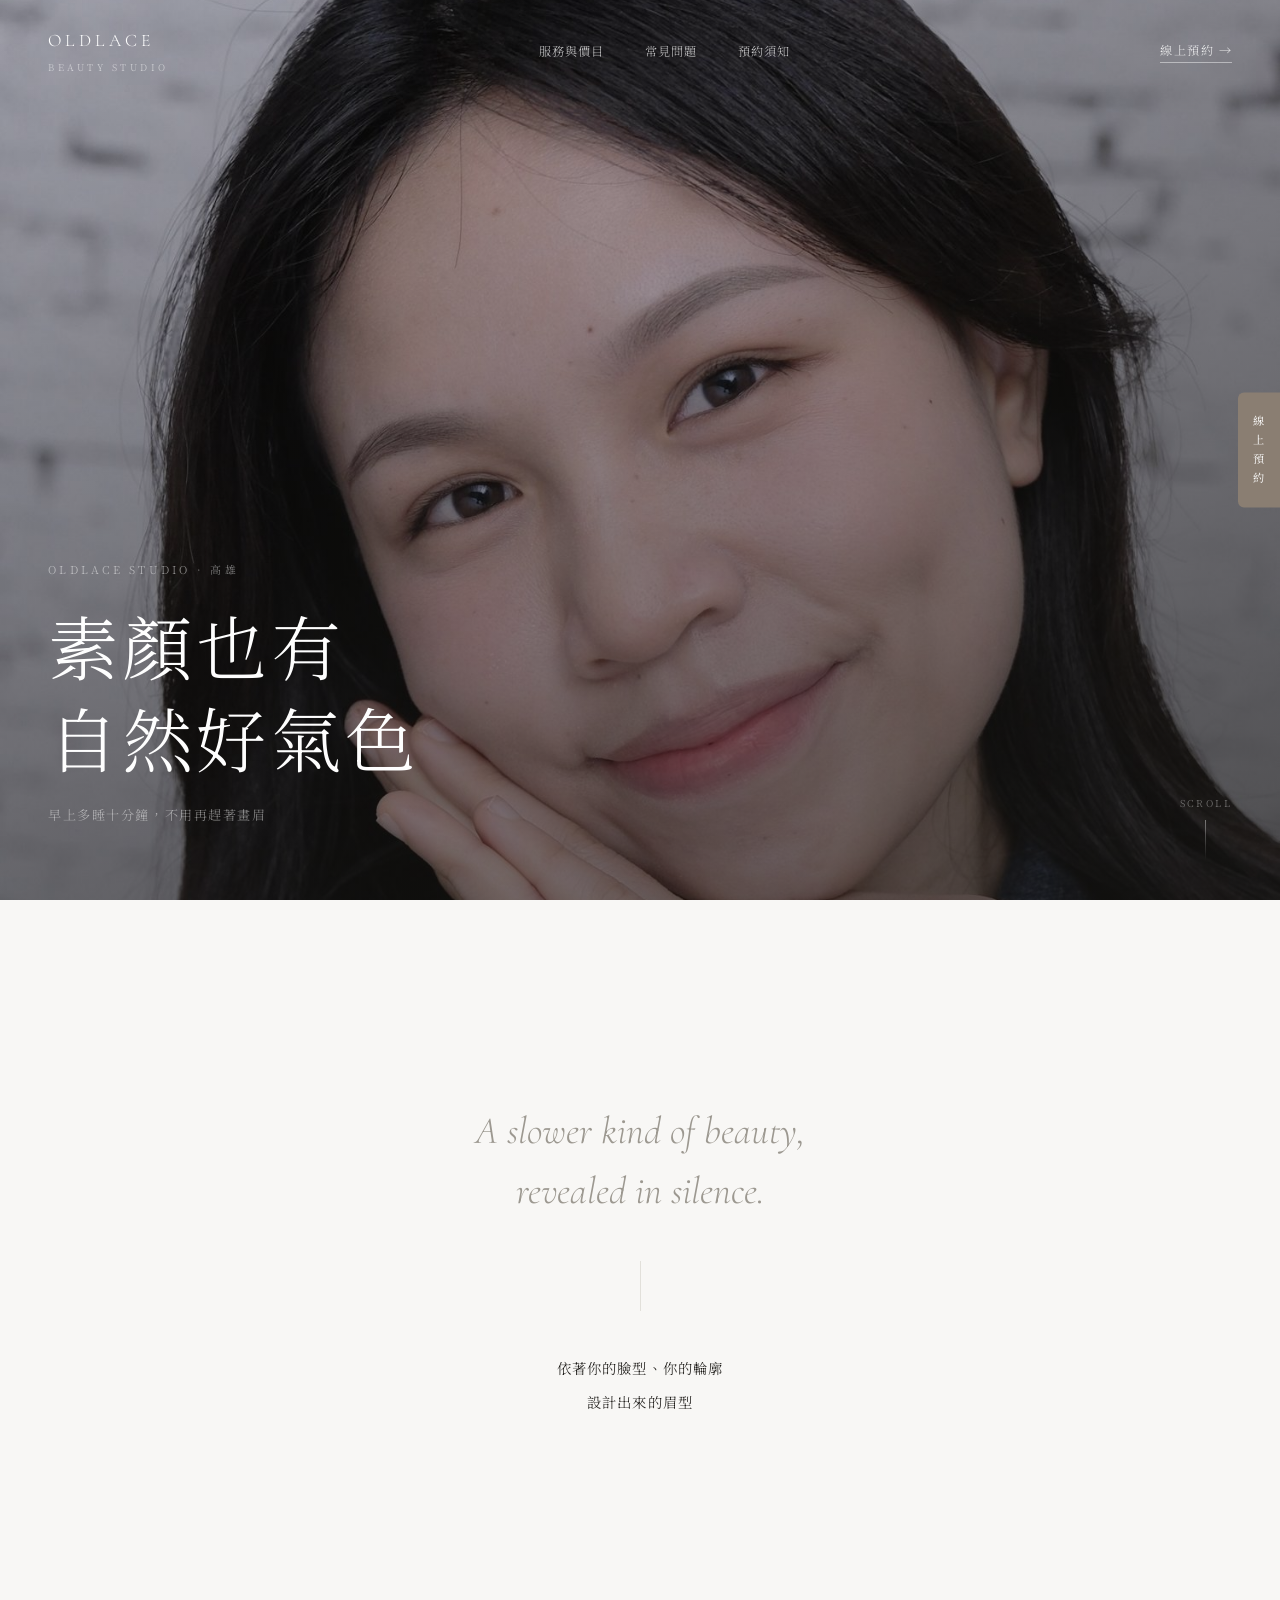
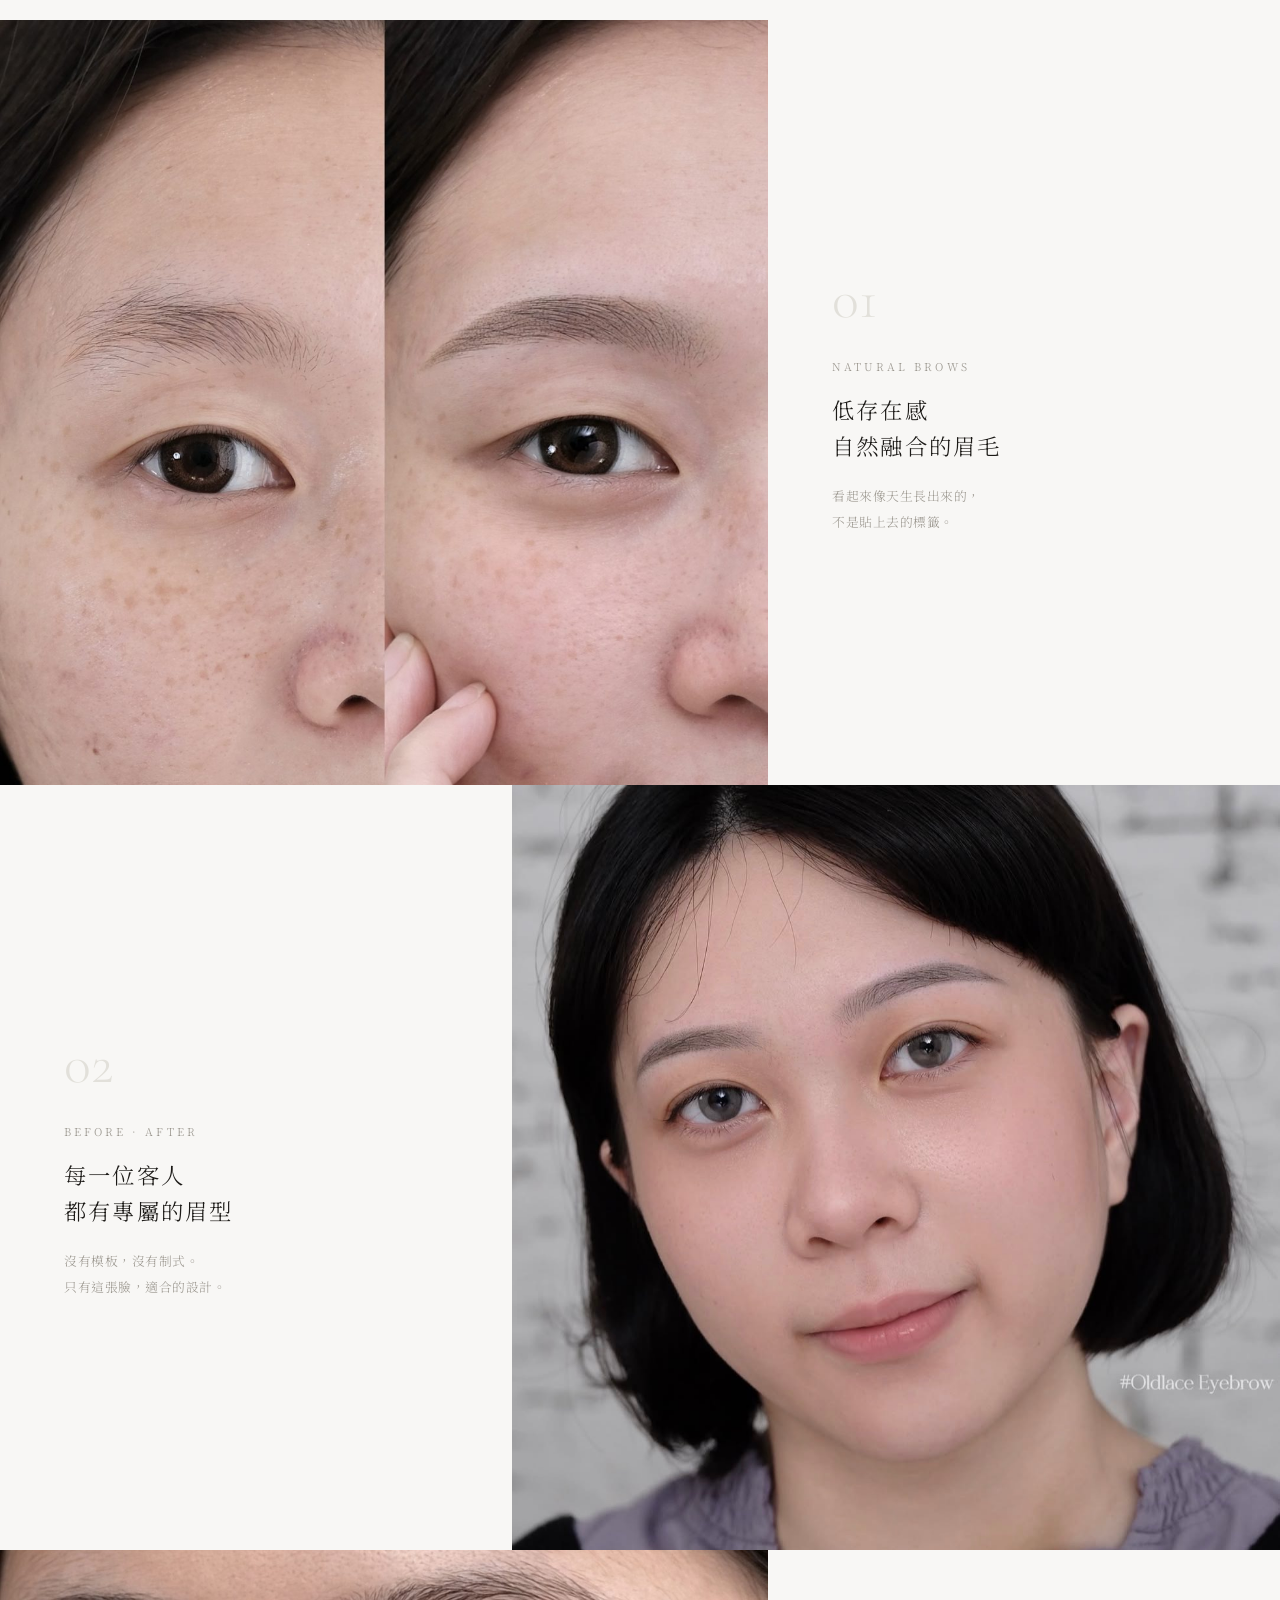
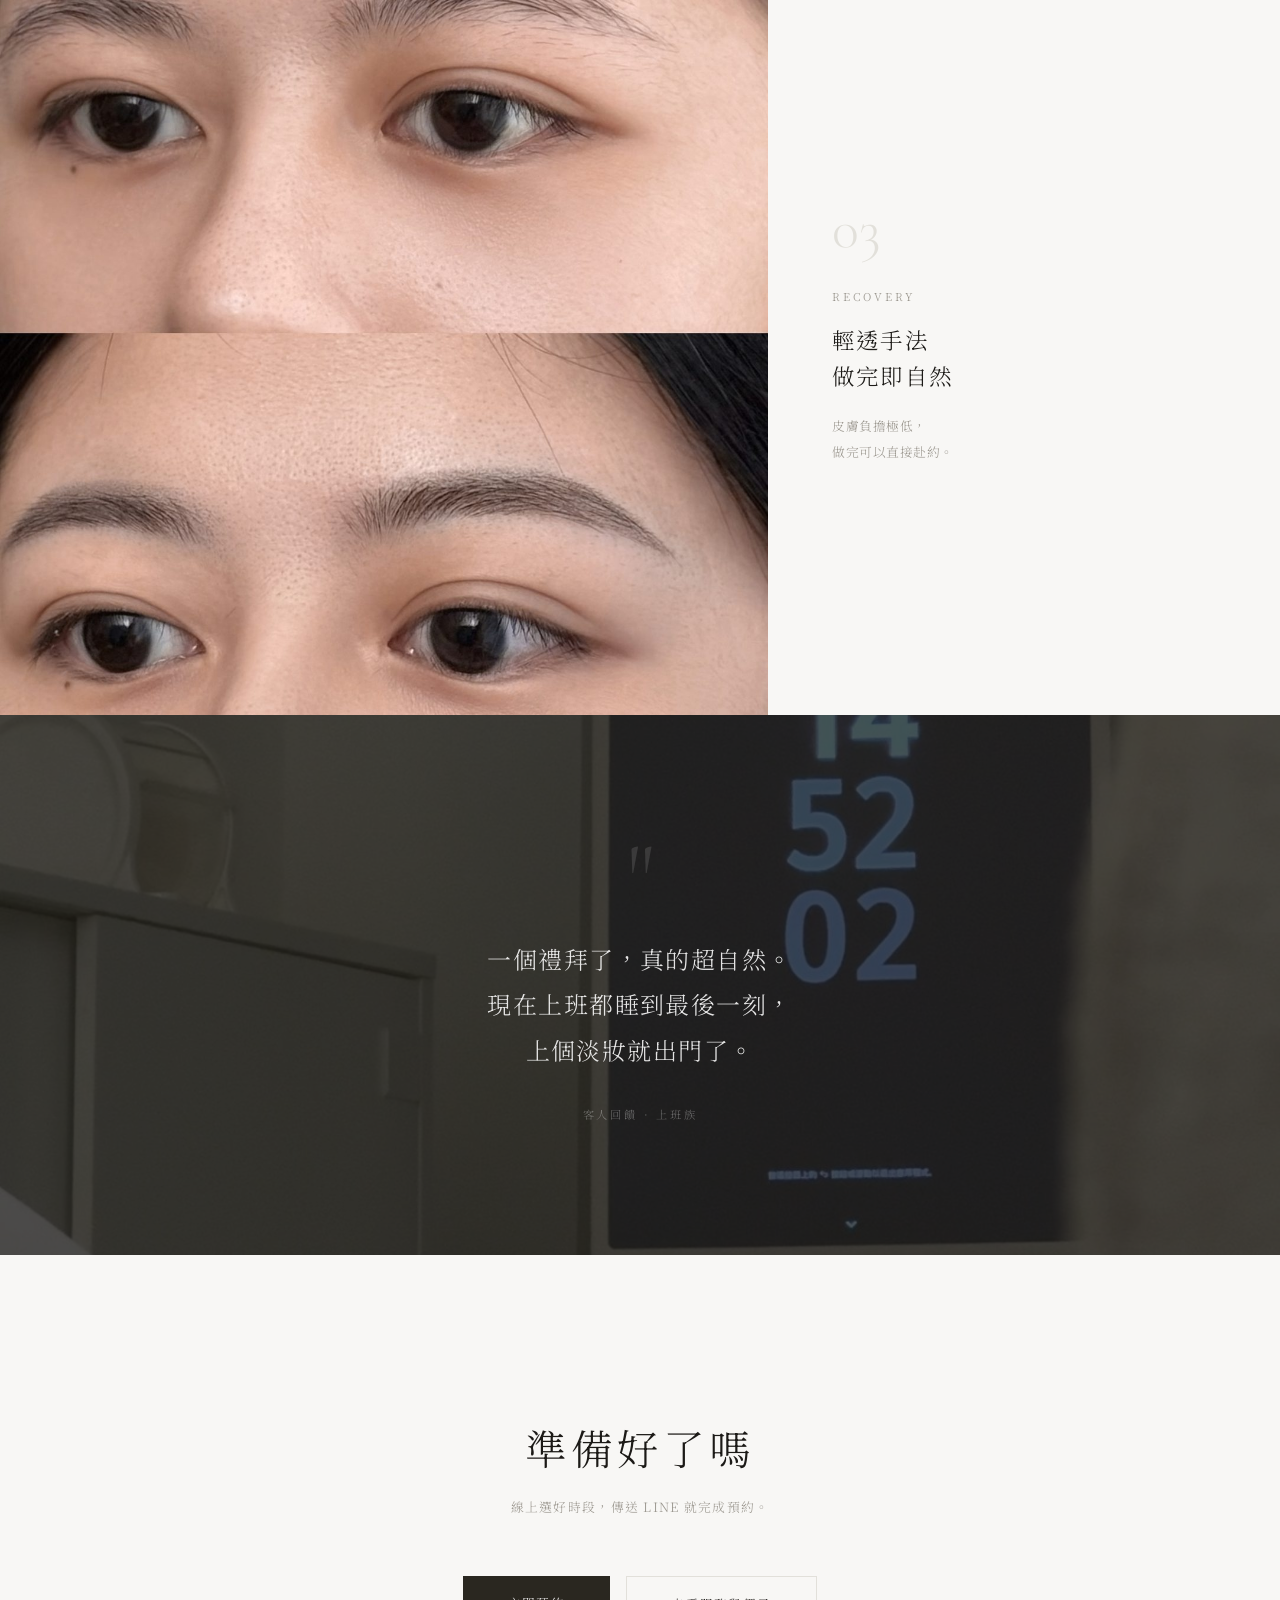
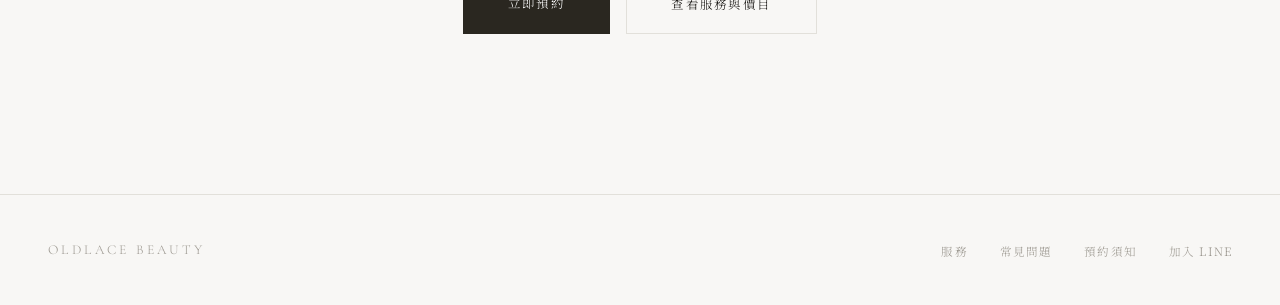
<file: index.html>
<!DOCTYPE html>
<html lang="zh-TW">
<head>
  <meta charset="UTF-8">
  <meta name="viewport" content="width=device-width, initial-scale=1.0">
  <title>Oldlace Beauty 輕透感霧眉｜高雄自然霧眉</title>
  <meta name="description" content="Oldlace Beauty 輕透感霧眉，做出像天生一樣自然的眉毛。全程輕透手法、修復期短、不易結痂。線上即時選時段預約，價格與須知一頁看懂。">
  <link rel="canonical" href="https://oldlace.tw/">
  <meta property="og:type" content="website">
  <meta property="og:title" content="Oldlace Beauty 輕透感霧眉｜高雄自然霧眉">
  <meta property="og:description" content="素顏也有自然好氣色。輕透手法、修復期短，線上即時選時段。">
  <meta property="og:image" content="https://oldlace.tw/assets/home-cover.jpeg">
  <meta property="og:url" content="https://oldlace.tw/">
  <meta name="format-detection" content="telephone=no">
  <script type="application/ld+json">
  {"@context":"https://schema.org","@type":"HealthAndBeautyBusiness","name":"Oldlace Beauty","description":"輕透感霧眉、自然霧眉","image":"https://oldlace.tw/assets/home-cover.jpeg","url":"https://oldlace.tw/","priceRange":"$$","areaServed":"高雄"}
  </script>

  <link rel="preconnect" href="https://fonts.googleapis.com">
  <link rel="preconnect" href="https://fonts.gstatic.com" crossorigin>
  <link href="https://fonts.googleapis.com/css2?family=Cormorant+Garamond:ital,wght@0,300;0,400;1,300;1,400&family=Noto+Serif+TC:wght@300;400&display=swap" rel="stylesheet">

  <style>
    /* ── Reset ── */
    *, *::before, *::after { box-sizing: border-box; margin: 0; padding: 0; }

    :root {
      --bg:       #F8F7F5;
      --text:     #1C1A17;
      --muted:    #9C9890;
      --border:   #E2E0DA;
      --dark:     #1A1916;
      --dark-mid: #2A2720;
      --light:    #F2F1EF;
      --accent:   #8A7E72;
      --white:    #FEFEFE;
    }

    html { scroll-behavior: smooth; }

    body {
      background: var(--bg);
      color: var(--text);
      font-family: 'Noto Serif TC', Georgia, serif;
      font-weight: 300;
      line-height: 1.9;
      -webkit-font-smoothing: antialiased;
      overflow-x: hidden;
    }


    /* ══════════════════════════════════════
       NAV
    ══════════════════════════════════════ */
    nav {
      position: fixed;
      top: 0; left: 0; right: 0;
      z-index: 200;
      display: flex;
      justify-content: space-between;
      align-items: center;
      padding: 1.5rem 3rem;
      transition: background 0.4s, border-color 0.4s;
    }

    nav.scrolled {
      background: rgba(248, 247, 245, 0.96);
      border-bottom: 1px solid var(--border);
      backdrop-filter: blur(8px);
    }

    .nav-logo {
      text-decoration: none;
      color: var(--white);
      transition: color 0.4s;
    }

    nav.scrolled .nav-logo { color: var(--text); }

    .nav-logo-main {
      display: block;
      font-family: 'Cormorant Garamond', serif;
      font-size: 1.1rem;
      font-weight: 300;
      letter-spacing: 0.25em;
      text-transform: uppercase;
    }

    .nav-logo-sub {
      display: block;
      font-size: 0.58rem;
      letter-spacing: 0.38em;
      opacity: 0.55;
      margin-top: 0.1rem;
      text-transform: uppercase;
    }

    .nav-links {
      display: flex;
      gap: 2.5rem;
      list-style: none;
    }

    .nav-links a {
      font-size: 0.76rem;
      letter-spacing: 0.1em;
      color: rgba(255,255,255,0.75);
      text-decoration: none;
      transition: color 0.2s;
    }

    nav.scrolled .nav-links a { color: var(--muted); }
    .nav-links a:hover { opacity: 1; color: var(--white); }
    nav.scrolled .nav-links a:hover { color: var(--text); }

    .nav-book {
      font-size: 0.76rem;
      letter-spacing: 0.12em;
      color: rgba(255,255,255,0.85);
      text-decoration: none;
      border-bottom: 1px solid rgba(255,255,255,0.45);
      padding-bottom: 1px;
      transition: color 0.4s, border-color 0.4s, opacity 0.2s;
    }

    nav.scrolled .nav-book {
      color: var(--text);
      border-bottom-color: var(--text);
    }

    .nav-book:hover { opacity: 0.6; }


    /* ══════════════════════════════════════
       HERO
    ══════════════════════════════════════ */
    /* (booking panel CSS is in assets/booking-panel.js) */
    /* ══════════════════════════════════════
       HERO
    ══════════════════════════════════════ */
    .hero {
      height: 100vh;
      position: relative;
      display: flex;
      flex-direction: column;
      justify-content: flex-end;
      padding: 4.5rem 3rem;
    }

    .hero-bg {
      position: absolute;
      inset: 0;
      background: var(--dark);
      background-image: url('assets/hero.jpg');
      background-size: cover;
      background-position: center 25%;
    }

    .hero-bg::after {
      content: '';
      position: absolute;
      inset: 0;
      background: linear-gradient(
        160deg,
        rgba(26,25,22,0.15) 0%,
        rgba(26,25,22,0.65) 100%
      );
    }

    .hero-content {
      position: relative;
      z-index: 1;
      max-width: 520px;
    }

    .hero-tag {
      font-size: 0.68rem;
      letter-spacing: 0.3em;
      color: rgba(255,255,255,0.5);
      text-transform: uppercase;
      margin-bottom: 1.2rem;
    }

    .hero-title {
      font-family: 'Noto Serif TC', serif;
      font-size: clamp(2.8rem, 5.5vw, 4.5rem);
      font-weight: 300;
      color: var(--white);
      line-height: 1.3;
      letter-spacing: 0.06em;
    }

    .hero-sub {
      margin-top: 1.3rem;
      font-size: 0.82rem;
      color: rgba(255,255,255,0.5);
      letter-spacing: 0.12em;
    }

    .scroll-hint {
      position: absolute;
      bottom: 2.5rem;
      right: 3rem;
      z-index: 1;
      display: flex;
      flex-direction: column;
      align-items: center;
      gap: 0.5rem;
    }

    .scroll-hint span {
      font-size: 0.6rem;
      letter-spacing: 0.25em;
      color: rgba(255,255,255,0.4);
      text-transform: uppercase;
    }

    .scroll-line {
      width: 1px;
      height: 40px;
      background: linear-gradient(to bottom, rgba(255,255,255,0.4), transparent);
      animation: scrollPulse 2s ease-in-out infinite;
    }

    @keyframes scrollPulse {
      0%, 100% { opacity: 0.4; }
      50% { opacity: 1; }
    }


    /* ══════════════════════════════════════
       PHILOSOPHY
    ══════════════════════════════════════ */
    .philosophy {
      min-height: 80vh;
      display: flex;
      align-items: center;
      justify-content: center;
      text-align: center;
      padding: 8rem 3rem;
    }

    .philosophy-inner { max-width: 600px; }

    .philosophy-en {
      font-family: 'Cormorant Garamond', serif;
      font-style: italic;
      font-size: clamp(1.6rem, 3.5vw, 2.4rem);
      font-weight: 300;
      color: var(--muted);
      line-height: 1.55;
      margin-bottom: 2.5rem;
    }

    .philosophy-line {
      width: 1px;
      height: 50px;
      background: var(--border);
      margin: 0 auto 2.5rem;
    }

    .philosophy-zh {
      font-size: 0.9rem;
      line-height: 2.3;
      letter-spacing: 0.08em;
      color: var(--text);
    }


    /* ══════════════════════════════════════
       WORKS — alternating
    ══════════════════════════════════════ */
    .works-item {
      display: grid;
      min-height: 85vh;
    }

    .works-item.left  { grid-template-columns: 60fr 40fr; }
    .works-item.right { grid-template-columns: 40fr 60fr; }

    .works-item.right .work-img  { order: 2; }
    .works-item.right .work-text { order: 1; }

    .work-img {
      background: #C0BDB6;
      background-size: cover;
      background-position: center;
      min-height: 60vh;
    }

    .work-text {
      display: flex;
      flex-direction: column;
      justify-content: center;
      padding: 5rem 4rem;
      background: var(--bg);
    }

    .work-num {
      font-family: 'Cormorant Garamond', serif;
      font-size: 3.5rem;
      font-weight: 300;
      color: var(--border);
      line-height: 1;
      margin-bottom: 1.8rem;
    }

    .work-label {
      font-size: 0.68rem;
      letter-spacing: 0.28em;
      color: var(--muted);
      text-transform: uppercase;
      margin-bottom: 1rem;
    }

    .work-title {
      font-family: 'Noto Serif TC', serif;
      font-size: 1.4rem;
      font-weight: 300;
      letter-spacing: 0.1em;
      line-height: 1.6;
      margin-bottom: 1.2rem;
    }

    .work-desc {
      font-size: 0.8rem;
      color: var(--muted);
      line-height: 2;
      letter-spacing: 0.04em;
    }


    /* ══════════════════════════════════════
       QUOTE
    ══════════════════════════════════════ */
    .quote-section {
      position: relative;
      min-height: 60vh;
      display: flex;
      align-items: center;
      justify-content: center;
      text-align: center;
      padding: 8rem 3rem;
      overflow: hidden;
    }

    .quote-bg {
      position: absolute;
      inset: 0;
      background: var(--dark);
      background-image: url('assets/studio.jpg');
      background-size: cover;
      background-position: center;
    }

    .quote-bg::after {
      content: '';
      position: absolute;
      inset: 0;
      background: rgba(26,25,22,0.72);
    }

    .quote-content {
      position: relative;
      z-index: 1;
      max-width: 640px;
    }

    .quote-mark-large {
      font-family: 'Cormorant Garamond', serif;
      font-size: 6rem;
      line-height: 0.7;
      color: rgba(255,255,255,0.12);
      display: block;
      margin-bottom: 1.5rem;
    }

    .quote-text {
      font-family: 'Noto Serif TC', serif;
      font-size: clamp(1.1rem, 2vw, 1.5rem);
      font-weight: 300;
      color: rgba(255,255,255,0.88);
      line-height: 1.9;
      letter-spacing: 0.06em;
    }

    .quote-source {
      margin-top: 2rem;
      font-size: 0.7rem;
      letter-spacing: 0.25em;
      color: rgba(255,255,255,0.35);
      text-transform: uppercase;
    }


    /* ══════════════════════════════════════
       CLOSING CTA
    ══════════════════════════════════════ */
    .closing {
      padding: 10rem 3rem;
      text-align: center;
      max-width: 500px;
      margin: 0 auto;
    }

    .closing-title {
      font-family: 'Noto Serif TC', serif;
      font-size: clamp(1.8rem, 3.5vw, 2.6rem);
      font-weight: 300;
      letter-spacing: 0.1em;
      line-height: 1.55;
      margin-bottom: 1rem;
    }

    .closing-sub {
      font-size: 0.8rem;
      color: var(--muted);
      letter-spacing: 0.1em;
      margin-bottom: 3.5rem;
    }

    .cta-pair {
      display: flex;
      gap: 1rem;
      justify-content: center;
      flex-wrap: wrap;
    }

    .btn-dark {
      display: inline-block;
      padding: 1rem 2.8rem;
      background: var(--dark-mid);
      color: var(--white);
      text-decoration: none;
      font-size: 0.78rem;
      letter-spacing: 0.18em;
      transition: background 0.2s;
    }

    .btn-dark:hover { background: var(--dark); }

    .btn-ghost {
      display: inline-block;
      padding: 1rem 2.8rem;
      border: 1px solid var(--border);
      color: var(--text);
      text-decoration: none;
      font-size: 0.78rem;
      letter-spacing: 0.18em;
      transition: border-color 0.2s;
    }

    .btn-ghost:hover { border-color: var(--text); }


    /* ══════════════════════════════════════
       FOOTER
    ══════════════════════════════════════ */
    footer {
      border-top: 1px solid var(--border);
      padding: 2.5rem 3rem;
      display: flex;
      justify-content: space-between;
      align-items: center;
    }

    .footer-brand {
      font-family: 'Cormorant Garamond', serif;
      font-size: 0.85rem;
      letter-spacing: 0.25em;
      text-transform: uppercase;
      color: var(--muted);
    }

    .footer-nav {
      display: flex;
      gap: 2rem;
      list-style: none;
    }

    .footer-nav a {
      font-size: 0.72rem;
      letter-spacing: 0.1em;
      color: var(--muted);
      text-decoration: none;
      transition: color 0.2s;
    }

    .footer-nav a:hover { color: var(--text); }


    /* ══════════════════════════════════════
       FADE ANIMATION
    ══════════════════════════════════════ */
    .fade {
      opacity: 0;
      transform: translateY(22px);
      transition: opacity 1s ease, transform 1s ease;
    }

    .fade.visible { opacity: 1; transform: translateY(0); }
    .fade-slow { transition-duration: 1.4s; }


    /* ══════════════════════════════════════
       RESPONSIVE
    ══════════════════════════════════════ */
    @media (max-width: 900px) {
      nav { padding: 1.2rem 1.5rem; }
      .nav-links { display: none; }

      .hero { padding: 3rem 1.5rem; }

      .philosophy {
        min-height: auto;
        padding: 3rem 1.5rem;
      }

      .works-item.left,
      .works-item.right { grid-template-columns: 1fr; min-height: auto; }

      .works-item.right .work-img  { order: 1; }
      .works-item.right .work-text { order: 2; }

      .work-img { min-height: 32vh; }

      .work-text { padding: 2rem 1.5rem; }

      .work-num { margin-bottom: 1rem; }
      .work-title { margin-bottom: 0.8rem; }

      .quote-section {
        min-height: auto;
        padding: 3.5rem 1.5rem;
      }

      .quote-mark-large { margin-bottom: 1rem; }

      .closing { padding: 4rem 1.5rem; }

      .closing-sub { margin-bottom: 2.5rem; }

      footer {
        flex-direction: column;
        gap: 1.5rem;
        text-align: center;
        padding: 2rem 1.5rem;
      }

      .booking-panel { width: 100vw; }
    }
  </style>
</head>
<body>

  <!-- ══ NAV ══ -->
  <nav id="main-nav">
    <a href="index.html" class="nav-logo">
      <span class="nav-logo-main">Oldlace</span>
      <span class="nav-logo-sub">Beauty Studio</span>
    </a>
    <ul class="nav-links">
      <li><a href="services.html">服務與價目</a></li>
      <li><a href="faq.html">常見問題</a></li>
      <li><a href="policy.html">預約須知</a></li>
    </ul>
    <a href="#" class="nav-book">線上預約 →</a>
  </nav>


  <!-- ══ HERO ══ -->
  <section class="hero">
    <div class="hero-bg"></div>
    <div class="hero-content">
      <p class="hero-tag">Oldlace Studio · 高雄</p>
      <h1 class="hero-title">
        素顏也有<br>自然好氣色
      </h1>
      <p class="hero-sub">早上多睡十分鐘，不用再趕著畫眉</p>
    </div>
    <div class="scroll-hint">
      <span>Scroll</span>
      <div class="scroll-line"></div>
    </div>
  </section>


  <!-- ══ PHILOSOPHY ══ -->
  <div class="philosophy fade fade-slow">
    <div class="philosophy-inner">
      <p class="philosophy-en">
        A slower kind of beauty,<br>
        revealed in silence.
      </p>
      <div class="philosophy-line"></div>
      <p class="philosophy-zh">
        依著你的臉型、你的輪廓<br>
        設計出來的眉型
      </p>
    </div>
  </div>


  <!-- ══ WORKS ══ -->
  <div class="works-item left fade">
    <div class="work-img" style="background-image: url('assets/result1.jpg');"></div>
    <div class="work-text">
      <div class="work-num">01</div>
      <p class="work-label">Natural Brows</p>
      <h2 class="work-title">低存在感<br>自然融合的眉毛</h2>
      <p class="work-desc">
        看起來像天生長出來的，<br>
        不是貼上去的標籤。
      </p>
    </div>
  </div>

  <div class="works-item right fade">
    <div class="work-img" style="background-image: url('assets/before-after.jpg'); background-position: center 22%;"></div>
    <div class="work-text">
      <div class="work-num">02</div>
      <p class="work-label">Before · After</p>
      <h2 class="work-title">每一位客人<br>都有專屬的眉型</h2>
      <p class="work-desc">
        沒有模板，沒有制式。<br>
        只有這張臉，適合的設計。
      </p>
    </div>
  </div>

  <div class="works-item left fade">
    <div class="work-img" style="background-image: url('assets/result2.jpg');"></div>
    <div class="work-text">
      <div class="work-num">03</div>
      <p class="work-label">Recovery</p>
      <h2 class="work-title">輕透手法<br>做完即自然</h2>
      <p class="work-desc">
        皮膚負擔極低，<br>
        做完可以直接赴約。
      </p>
    </div>
  </div>


  <!-- ══ QUOTE ══ -->
  <div class="quote-section fade">
    <div class="quote-bg"></div>
    <div class="quote-content">
      <span class="quote-mark-large">"</span>
      <p class="quote-text">
        一個禮拜了，真的超自然。<br>
        現在上班都睡到最後一刻，<br>
        上個淡妝就出門了。
      </p>
      <p class="quote-source">客人回饋 · 上班族</p>
    </div>
  </div>


  <!-- ══ CLOSING CTA ══ -->
  <div class="closing fade">
    <h2 class="closing-title">準備好了嗎</h2>
    <p class="closing-sub">線上選好時段，傳送 LINE 就完成預約。</p>
    <div class="cta-pair">
      <a href="#" class="btn-dark open-panel">立即預約</a>
      <a href="services.html" class="btn-ghost">查看服務與價目</a>
    </div>
  </div>


  <!-- ══ FOOTER ══ -->
  <footer>
    <div class="footer-brand">Oldlace Beauty</div>
    <ul class="footer-nav">
      <li><a href="services.html">服務</a></li>
      <li><a href="faq.html">常見問題</a></li>
      <li><a href="policy.html">預約須知</a></li>
      <li><a href="https://line.me/R/ti/p/@oldlace">加入 LINE</a></li>
    </ul>
  </footer>


  <script>
    /* ── Nav scroll effect ── */
    const mainNav = document.getElementById('main-nav');
    window.addEventListener('scroll', () => {
      mainNav.classList.toggle('scrolled', window.scrollY > 60);
    });

    /* ── Fade-in observer ── */
    const fadeObserver = new IntersectionObserver((entries) => {
      entries.forEach(e => {
        if (e.isIntersecting) e.target.classList.add('visible');
      });
    }, { threshold: 0.08 });

    document.querySelectorAll('.fade').forEach(el => fadeObserver.observe(el));

  </script>
  <script src="assets/booking-panel.js"></script>

</body>
</html>
</file>
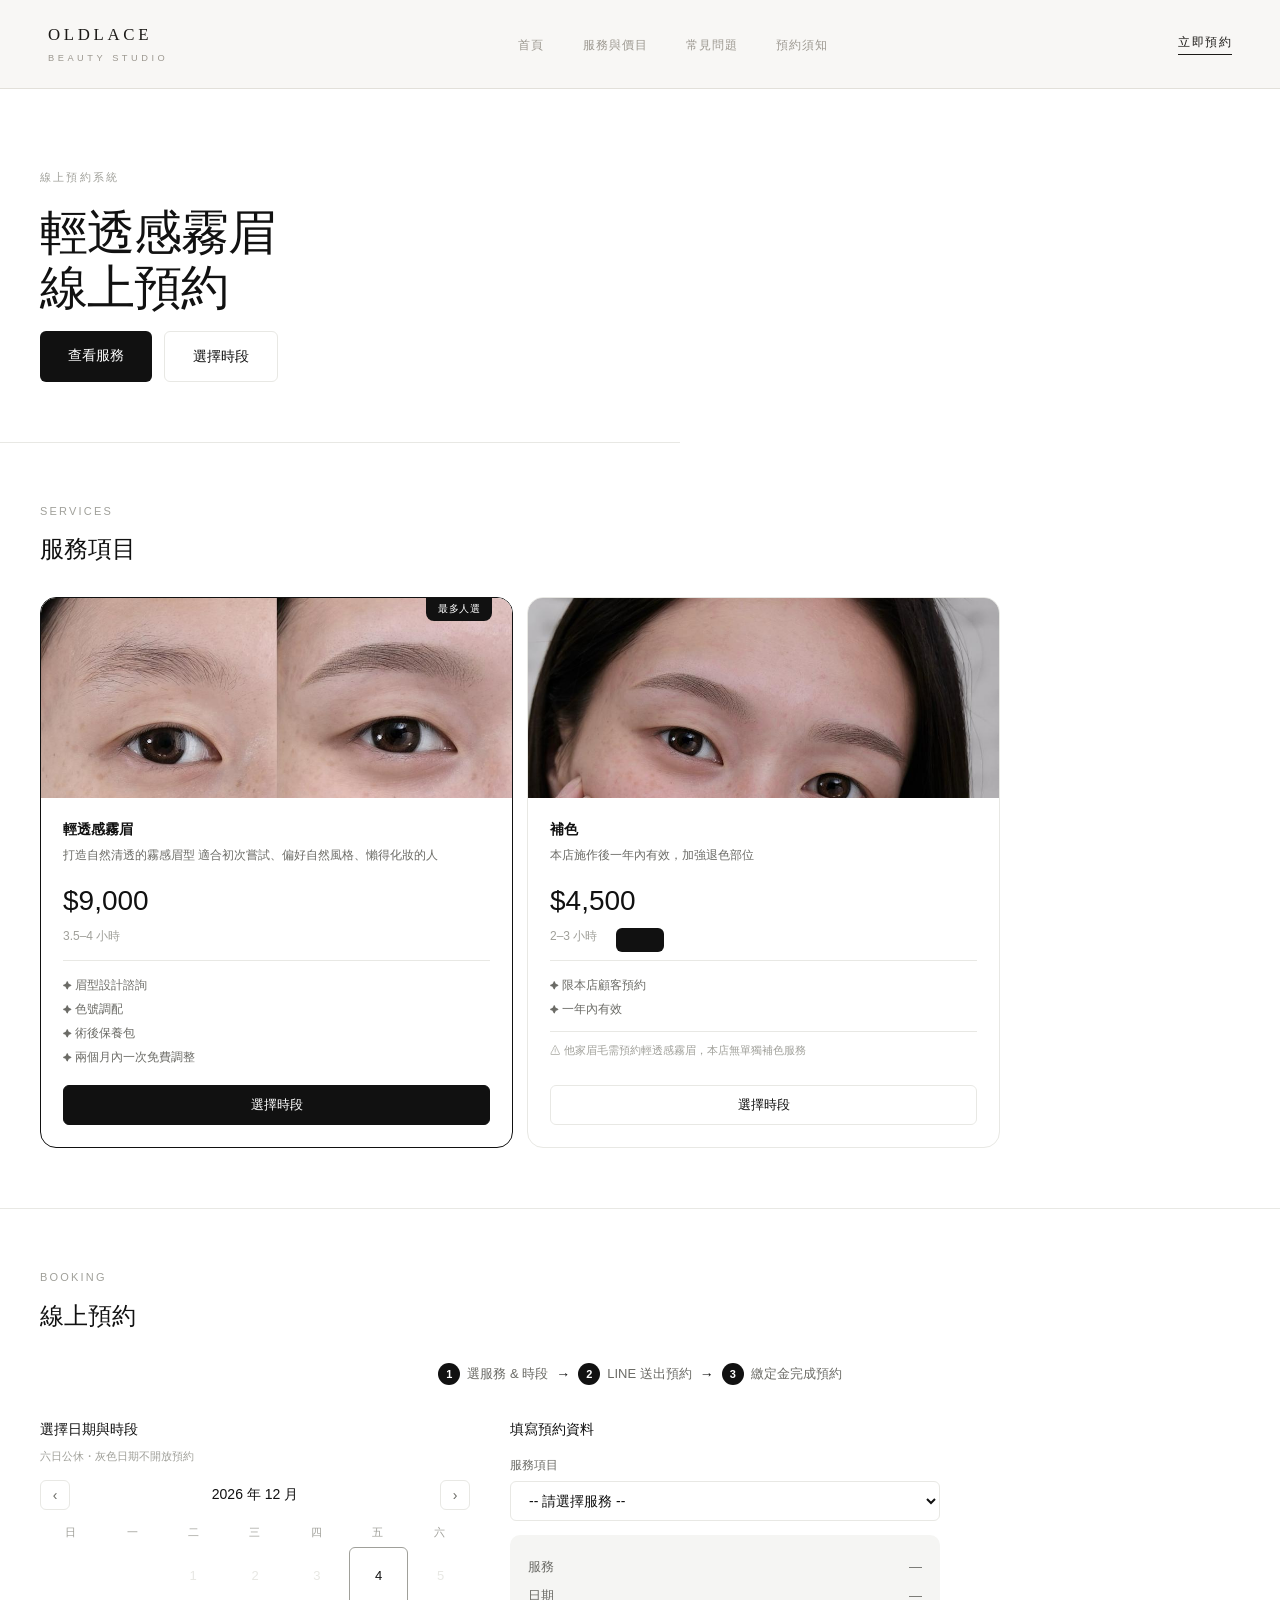
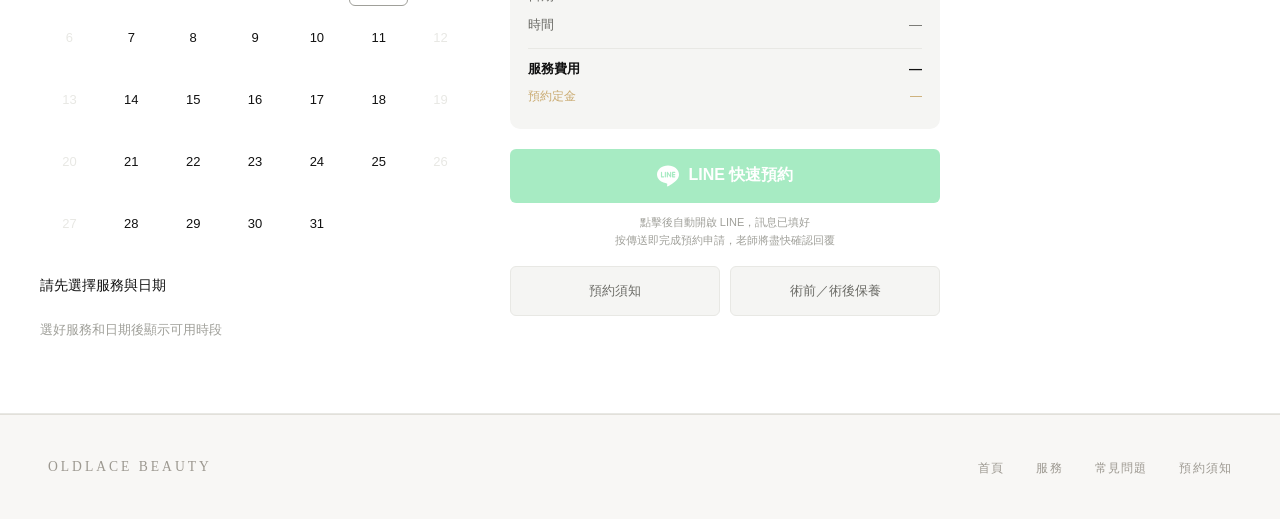
<file: book.html>
<!DOCTYPE html>
<!-- saved from url=(0049) -->
<html lang="zh-TW"><head><meta http-equiv="Content-Type" content="text/html; charset=UTF-8">
  
  <meta name="viewport" content="width=device-width, initial-scale=1.0">
  <meta http-equiv="Cache-Control" content="no-cache, no-store, must-revalidate">
  <meta http-equiv="Pragma" content="no-cache">
  <meta http-equiv="Expires" content="0">
  <title>Oldlace Beauty · 線上預約</title>
  <script>
    (function(){
      var VER = '20260528v4';
      var stored = sessionStorage.getItem('ol_ver');
      if (stored && stored !== VER) {
        sessionStorage.setItem('ol_ver', VER);
        var clean = location.href.split('?')[0];
        location.replace(clean + '?v=' + VER);
      } else {
        sessionStorage.setItem('ol_ver', VER);
      }
    })();
  </script>
  <style>
    *, *::before, *::after { box-sizing: border-box; margin: 0; padding: 0; }
    :root {
      --black: #111;
      --white: #fff;
      --gray-100: #f5f5f3;
      --gray-200: #e8e8e4;
      --gray-400: #a0a09a;
      --gray-600: #6b6b66;
      --line-green: #06c755;
      --line-dark: #00b248;
      --radius-sm: 6px;
      --radius-md: 10px;
      --radius-lg: 16px;
    }
    html { scroll-behavior: smooth; }
    body {
      font-family: -apple-system, BlinkMacSystemFont, "Segoe UI", "Helvetica Neue", Arial, sans-serif;
      background: var(--white); color: var(--black);
      font-size: 15px; line-height: 1.6;
      -webkit-tap-highlight-color: transparent;
    }

    /* ── SCREENS ── */
    .screen { display: none; }
    .screen.active { display: block; }

    /* ── NAV ── */
    @import url('https://fonts.googleapis.com/css2?family=Cormorant+Garamond:wght@300;400&display=swap');
    nav {
      position: sticky; top: 0; z-index: 100;
      display: flex; justify-content: space-between; align-items: center;
      padding: 1.4rem 3rem;
      background: rgba(248,247,245,0.96); backdrop-filter: blur(8px);
      border-bottom: 1px solid #E2E0DA;
    }
    .nav-logo { text-decoration: none; color: #1C1A17; cursor: pointer; }
    .nav-logo-main {
      display: block; font-family: 'Cormorant Garamond', serif;
      font-size: 1.05rem; font-weight: 300;
      letter-spacing: 0.22em; text-transform: uppercase;
    }
    .nav-logo-sub {
      display: block; font-size: 0.58rem;
      letter-spacing: 0.38em; color: #9C9890;
      margin-top: 0.12rem; text-transform: uppercase;
    }
    .nav-links { display: flex; gap: 2.4rem; list-style: none; }
    .nav-links a { font-size: 0.76rem; letter-spacing: 0.08em; color: #9C9890; text-decoration: none; transition: color 0.2s; }
    .nav-links a:hover { color: #1C1A17; }
    .nav-book {
      font-size: 0.76rem; letter-spacing: 0.12em;
      color: #1C1A17; text-decoration: none;
      border-bottom: 1px solid #1C1A17; padding-bottom: 1px;
      transition: opacity 0.2s;
    }
    .nav-book:hover { opacity: 0.45; }
    .book-hamburger { display:none; border:0; background:none; font-size:24px; cursor:pointer;
      padding:6px; min-width:44px; min-height:44px; align-items:center; justify-content:center; color:#1C1A17; }
    .book-mobile-menu { position:fixed; inset:73px 0 auto 0; background:#F8F7F5;
      border-bottom:1px solid #E2E0DA; transform:translateY(-130%);
      transition:transform .28s ease; z-index:99; }
    .book-mobile-menu.open { transform:translateY(0); }
    .book-mobile-menu a { display:block; padding:16px 24px; text-decoration:none;
      border-top:1px solid #E2E0DA; font-size:16px; color:#1C1A17; }
    .book-mobile-menu a.bm-active { color:#06c755; font-weight:600; }

    /* ── HERO ── */
    .hero { padding: 80px 40px 60px; max-width: 680px; border-bottom: 1px solid var(--gray-200); }
    .hero-tag { font-size: 11px; letter-spacing: 0.2em; color: var(--gray-400); text-transform: uppercase; margin-bottom: 18px; }
    .hero h1 { font-size: clamp(32px,5vw,48px); font-weight: 500; line-height: 1.15; margin-bottom: 16px; letter-spacing: -0.02em; }
    .hero p { font-size: 15px; color: var(--gray-600); line-height: 1.75; max-width: 460px; margin-bottom: 32px; }
    .hero-btns { display: flex; gap: 12px; }
    .btn-primary {
      background: var(--black); color: var(--white);
      border: none; padding: 13px 28px; border-radius: var(--radius-sm);
      font-size: 14px; cursor: pointer; text-decoration: none; display: inline-block;
    }
    .btn-outline {
      background: transparent; color: var(--black);
      border: 1px solid var(--gray-200); padding: 13px 28px; border-radius: var(--radius-sm);
      font-size: 14px; cursor: pointer; text-decoration: none; display: inline-block;
    }
    .btn-outline:hover { background: var(--gray-100); }

    /* ── SECTION ── */
    section { padding: 60px 40px; border-bottom: 1px solid var(--gray-200); }
    .section-tag { font-size: 11px; letter-spacing: 0.2em; color: var(--gray-400); text-transform: uppercase; margin-bottom: 10px; }
    section h2 { font-size: 24px; font-weight: 500; margin-bottom: 28px; }

    /* ── PRICE CARDS ── */
    .price-grid { display: grid; grid-template-columns: repeat(auto-fit,minmax(220px,1fr)); gap: 14px; max-width: 960px; }
    .price-card { border: 1px solid var(--gray-200); border-radius: var(--radius-lg); overflow: hidden; position: relative; display: flex; flex-direction: column; }
    .price-card.featured { border-color: var(--black); border-width: 1.5px; }
    .card-gallery { position: relative; overflow: hidden; background: var(--gray-100); cursor: grab; }
    .card-gallery:active { cursor: grabbing; }
    .gallery-track { display: flex; transition: transform 0.3s ease; }
    .gallery-slide { flex: 0 0 100%; height: 200px; overflow: hidden; display: flex; align-items: center; justify-content: center; }
    .gallery-slide img { width: 100%; height: 100%; object-fit: cover; object-position: center center; display: block; pointer-events: none; }
    /* object-position 改由 JS 動態套用（後台可調整） */
    .gallery-slide.ph { background: linear-gradient(145deg,#ede9e3 0%,#d8d3cb 100%); flex-direction: column; gap: 6px; color: #a09890; font-size: 12px; letter-spacing: 0.04em; user-select: none; }
    .gallery-slide.ph::before { content: "✦"; font-size: 18px; opacity: 0.4; }
    .gallery-dots { position: absolute; bottom: 8px; left: 50%; transform: translateX(-50%); display: flex; gap: 5px; pointer-events: none; }
    .g-dot { width: 5px; height: 5px; border-radius: 50%; background: rgba(255,255,255,0.45); transition: all 0.2s; }
    .g-dot.on { background: rgba(255,255,255,0.95); transform: scale(1.3); }
    .gal-btn { position: absolute; top: 50%; transform: translateY(-50%); background: rgba(255,255,255,0.85); border: none; width: 26px; height: 26px; border-radius: 50%; font-size: 14px; cursor: pointer; display: flex; align-items: center; justify-content: center; color: var(--black); z-index: 5; opacity: 0; transition: opacity 0.15s; }
    .card-gallery:hover .gal-btn { opacity: 1; }
    .gal-btn.prev { left: 7px; }
    .gal-btn.next { right: 7px; }
    .card-body { padding: 20px 22px 22px; flex: 1; display: flex; flex-direction: column; }
    .featured-badge { position: absolute; top: -1px; right: 20px; background: var(--black); color: var(--white); font-size: 10px; padding: 4px 12px; border-radius: 0 0 8px 8px; letter-spacing: 0.05em; z-index: 10; }
    .price-name { font-size: 14px; font-weight: 600; margin-bottom: 6px; }
    .price-desc { font-size: 12px; color: var(--gray-600); line-height: 1.6; margin-bottom: 14px; }
    .price-amount { font-size: 28px; font-weight: 500; margin-bottom: 3px; }
    .price-duration { font-size: 12px; color: var(--gray-400); margin-bottom: 14px; }
    .price-divider { border: none; border-top: 1px solid var(--gray-200); margin-bottom: 12px; }
    .price-features { font-size: 12px; color: var(--gray-600); line-height: 2; }
    .price-features li { list-style: none; }
    .price-features li::before { content: "✦  "; font-size: 9px; }
    .price-warning { font-size: 11px; color: var(--gray-400); line-height: 1.6; margin-top: 10px; padding-top: 10px; border-top: 1px solid var(--gray-200); }
    .select-service-btn { width: 100%; margin-top: auto; padding-top: 16px; }
    .select-service-btn button { width: 100%; padding: 10px; border: 1px solid var(--gray-200); border-radius: var(--radius-sm); background: transparent; font-size: 13px; cursor: pointer; color: var(--black); font-family: inherit; }
    .price-card.featured .select-service-btn button { background: var(--black); color: var(--white); border-color: var(--black); }

    /* ── BOOKING FORM ── */
    .booking-grid { display: grid; grid-template-columns: 1fr 1fr; gap: 40px; max-width: 900px; }
    @media (max-width: 700px) {
      .booking-grid { grid-template-columns: 1fr; }
      nav { padding: 1rem 1.2rem; }
      .nav-links { display: none; }
      .nav-book { display: none; }
      .book-hamburger { display: flex; }
      .hero, section { padding: 48px 20px; }
      /* Hero 按鈕 */
      .hero-btns { flex-wrap: wrap; }
      /* 服務卡片：手機單欄 */
      .price-grid { grid-template-columns: 1fr; }
      /* 預約步驟：手機強制同一行，文字縮小 */
      .booking-steps { gap: 4px; margin-bottom: 24px; flex-wrap: nowrap; white-space: nowrap; overflow-x: auto; justify-content: flex-start; padding: 0 4px; }
      .bstep { font-size: 11px; gap: 4px; }
      .bstep-num { width: 18px; height: 18px; font-size: 10px; flex-shrink: 0; }
      .bstep-arrow { font-size: 10px; color: var(--gray-300); flex-shrink: 0; }
      /* 後台 tab：4 個時文字縮小 */
      .atab { font-size: 11px; padding: 9px 4px; }
      /* 注意事項按鈕：手機單欄 */
      .notice-links { grid-template-columns: 1fr; gap: 8px; }
      /* 後台 開放日設定 自動換行 */
      #atab-slots .admin-card > div { flex-wrap: wrap; row-gap: 8px; }
    }

    /* LINE Login */
    .line-login-area { margin-bottom: 20px; padding: 16px 18px; border: 1px solid var(--gray-200); border-radius: var(--radius-md); background: var(--gray-100); }
    .line-login-hint { font-size: 12px; color: var(--gray-600); margin-bottom: 12px; line-height: 1.6; }
    .line-login-btn { display: flex; align-items: center; justify-content: center; gap: 10px; width: 100%; padding: 11px; background: var(--line-green); color: var(--white); border: none; border-radius: var(--radius-sm); font-size: 14px; font-weight: 500; cursor: pointer; font-family: inherit; }
    .line-login-btn:hover { background: var(--line-dark); }
    .line-login-btn svg { width: 20px; height: 20px; flex-shrink: 0; }
    .line-logged-in { display: none; align-items: center; gap: 10px; padding: 10px 14px; background: #e8f8ee; border: 1px solid #b8e8c8; border-radius: var(--radius-sm); margin-bottom: 14px; }
    .line-logged-in.show { display: flex; }
    .line-avatar { width: 32px; height: 32px; border-radius: 50%; background: var(--line-green); display: flex; align-items: center; justify-content: center; color: white; font-size: 13px; font-weight: 600; flex-shrink: 0; }
    .line-logged-name { font-size: 13px; font-weight: 500; }
    .line-logged-sub { font-size: 11px; color: #3a9a5a; }
    .line-logout-btn { margin-left: auto; font-size: 11px; color: var(--gray-400); background: none; border: none; cursor: pointer; }
    .line-divider { display: flex; align-items: center; gap: 10px; font-size: 11px; color: var(--gray-400); margin: 14px 0; }
    .line-divider::before, .line-divider::after { content: ""; flex: 1; height: 1px; background: var(--gray-200); }

    /* Calendar */
    .mini-cal { user-select: none; }
    .cal-header { display: flex; justify-content: space-between; align-items: center; margin-bottom: 14px; }
    .cal-header button { background: none; border: 1px solid var(--gray-200); width: 30px; height: 30px; border-radius: var(--radius-sm); cursor: pointer; font-size: 14px; color: var(--gray-600); display: flex; align-items: center; justify-content: center; }
    .cal-header button:hover { background: var(--gray-100); }
    .cal-month { font-size: 14px; font-weight: 500; }
    .cal-days-header { display: grid; grid-template-columns: repeat(7,1fr); text-align: center; font-size: 11px; color: var(--gray-400); margin-bottom: 6px; }
    .cal-days { display: grid; grid-template-columns: repeat(7,1fr); gap: 3px; }
    .cal-day { aspect-ratio: 1; display: flex; align-items: center; justify-content: center; font-size: 13px; border-radius: var(--radius-sm); cursor: pointer; border: 1px solid transparent; transition: all 0.15s; }
    .cal-day:hover:not(.disabled):not(.empty) { background: var(--gray-100); }
    .cal-day.selected { background: var(--black); color: var(--white); }
    .cal-day.today { border-color: var(--gray-400); }
    .cal-day.disabled { color: var(--gray-200); cursor: default; pointer-events: none; }
    .cal-day.empty { pointer-events: none; }
    .time-slots-label { font-size: 14px; font-weight: 500; margin: 20px 0 12px; }
    .time-slots { display: grid; grid-template-columns: repeat(4,1fr); gap: 8px; }
    .time-slot { padding: 9px 6px; border: 1px solid var(--gray-200); border-radius: var(--radius-sm); font-size: 13px; text-align: center; cursor: pointer; background: white; color: var(--black); transition: all 0.15s; }
    .time-slot:hover:not(.taken) { border-color: var(--black); }
    .time-slot.selected { background: var(--black); color: var(--white); border-color: var(--black); }
    .time-slot.taken { color: var(--gray-200); border-color: var(--gray-200); cursor: default; text-decoration: line-through; }
    .no-date-msg { font-size: 13px; color: var(--gray-400); padding: 12px 0; grid-column: 1 / -1; width: 100%; }

    /* Form */
    .form-block h3 { font-size: 14px; font-weight: 500; margin-bottom: 16px; }
    .form-group { margin-bottom: 14px; }
    .form-group label { display: block; font-size: 12px; color: var(--gray-600); margin-bottom: 6px; }
    .form-group input, .form-group select, .form-group textarea { width: 100%; padding: 10px 14px; border: 1px solid var(--gray-200); border-radius: var(--radius-sm); font-size: 14px; color: var(--black); background: var(--white); font-family: inherit; transition: border-color 0.2s; }
    .form-group input:focus, .form-group select:focus, .form-group textarea:focus { outline: none; border-color: var(--black); }
    .form-group textarea { height: 80px; resize: none; }
    .form-row { display: grid; grid-template-columns: 1fr 1fr; gap: 12px; }
    .booking-summary { background: var(--gray-100); border-radius: var(--radius-md); padding: 18px; margin-bottom: 20px; font-size: 13px; }
    .summary-row { display: flex; justify-content: space-between; padding: 4px 0; color: var(--gray-600); }
    .summary-row.total { color: var(--black); font-weight: 600; border-top: 1px solid var(--gray-200); margin-top: 8px; padding-top: 10px; }
    .submit-btn { width: 100%; padding: 16px; background: #06C755; color: #fff; border: none; border-radius: var(--radius-sm); font-size: 16px; font-weight: 700; cursor: pointer; font-family: inherit; transition: opacity 0.2s; display: flex; align-items: center; justify-content: center; gap: 10px; }
    .submit-btn:hover { opacity: 0.88; }
    .submit-btn:disabled { opacity: 0.35; cursor: default; }
    .submit-btn svg { width: 22px; height: 22px; flex-shrink: 0; }
    .booking-steps { display: flex; align-items: center; justify-content: center; gap: 8px; margin-bottom: 32px; flex-wrap: nowrap; }
    .bstep { display: flex; align-items: center; gap: 7px; font-size: 13px; color: var(--gray-600); }
    .bstep-num { width: 22px; height: 22px; border-radius: 50%; background: var(--black); color: var(--white); font-size: 11px; font-weight: 700; display: flex; align-items: center; justify-content: center; flex-shrink: 0; }
    .bstep-arrow { color: var(--gray-300); font-size: 14px; }
    .form-note { font-size: 11px; color: var(--gray-400); text-align: center; margin-top: 10px; line-height: 1.7; }
    .notice-links { display: grid; grid-template-columns: 1fr 1fr; gap: 10px; margin-top: 16px; }
    .notice-link { background: var(--gray-100); border: 1px solid var(--gray-200); border-radius: var(--radius-sm); font-size: 13px; font-weight: 500; color: var(--gray-600); cursor: pointer; font-family: inherit; padding: 14px 12px; text-align: center; transition: background 0.15s, border-color 0.15s; line-height: 1.5; }
    .notice-link:hover { background: #f0ece6; border-color: #c9a96e; color: var(--black); }
    /* Notice Modal */
    .notice-modal { display: none; position: fixed; inset: 0; background: rgba(0,0,0,.45); z-index: 9000; align-items: flex-end; justify-content: center; }
    .notice-modal.show { display: flex; }
    .notice-modal-box { background: #fff; border-radius: 20px 20px 0 0; width: 100%; max-width: 540px; max-height: 80vh; overflow-y: auto; padding: 28px 24px 40px; }
    .notice-modal-title { font-size: 16px; font-weight: 600; margin-bottom: 20px; display: flex; justify-content: space-between; align-items: center; }
    .notice-modal-close { background: none; border: none; font-size: 22px; color: var(--gray-400); cursor: pointer; line-height: 1; }
    .notice-section { margin-bottom: 18px; }
    .notice-section h4 { font-size: 13px; font-weight: 600; color: var(--black); margin-bottom: 8px; }
    .notice-section ul { list-style: none; padding: 0; margin: 0; }
    .notice-section ul li { font-size: 13px; color: var(--gray-600); line-height: 1.8; padding-left: 14px; position: relative; }
    .notice-section ul li::before { content: "·"; position: absolute; left: 0; color: var(--gray-400); }
    /* 有無做過眉毛問題 */
    .brow-q { display:none; background:#fafafa; border:1px solid #eee; border-radius:12px; padding:14px 16px; margin-top:4px; }
    .brow-q.show { display:block; }
    .brow-q label { font-size:13px; color:#333; font-weight:500; margin-bottom:10px; display:block; }
    .brow-q .brow-opts { display:flex; gap:10px; }
    .brow-opt { flex:1; }
    .brow-opt input[type=radio] { display:none; }
    .brow-opt label { display:flex; align-items:center; justify-content:center; gap:6px; padding:10px; border:1.5px solid #ddd; border-radius:10px; cursor:pointer; font-size:13px; font-weight:500; color:#555; transition:.2s; }
    .brow-opt input[type=radio]:checked + label { border-color:#c9a96e; background:#fffbf5; color:#c9a96e; }
    /* 評估畫面 */
    .eval-wrap { max-width:480px; margin:0 auto; padding:24px 20px 40px; }
    .eval-icon { font-size:48px; text-align:center; margin-bottom:8px; }
    .eval-title { font-size:22px; font-weight:700; text-align:center; color:#111; }
    .eval-sub { font-size:14px; color:#666; text-align:center; margin-top:6px; line-height:1.6; }
    .eval-card { background:#fafafa; border:1px solid #eee; border-radius:16px; padding:18px 20px; margin:20px 0; }
    .eval-card .row { display:flex; justify-content:space-between; font-size:13px; padding:5px 0; color:#555; }
    .eval-card .row span:last-child { font-weight:600; color:#111; }
    .eval-line-btn { display:flex; align-items:center; justify-content:center; gap:10px; background:#06C755; color:#fff; font-size:16px; font-weight:700; border:none; border-radius:14px; padding:16px; width:100%; cursor:pointer; margin-top:8px; text-decoration:none; }
    .eval-line-btn svg { width:24px; height:24px; }
    .eval-note { font-size:12px; color:#888; text-align:center; margin-top:14px; line-height:1.7; }
    .eval-back { display:block; text-align:center; margin-top:18px; color:#999; font-size:13px; cursor:pointer; text-decoration:underline; }

    /* ── LINE PAY SCREEN ── */
    #screen-linepay {
      min-height: 100vh;
      background: #f0f0f0;
      display: none;
      flex-direction: column;
    }
    #screen-linepay.active { display: flex; }
    .lp-header {
      background: var(--line-green);
      padding: 16px 24px;
      display: flex; align-items: center; gap: 12px;
    }
    .lp-logo { display: flex; align-items: center; gap: 8px; }
    .lp-logo svg { width: 28px; height: 28px; }
    .lp-logo span { color: white; font-size: 18px; font-weight: 700; letter-spacing: 0.02em; }
    .lp-body { flex: 1; padding: 24px 20px; max-width: 480px; width: 100%; margin: 0 auto; }
    .lp-card { background: white; border-radius: 12px; overflow: hidden; margin-bottom: 14px; }
    .lp-card-header { padding: 16px 20px; border-bottom: 1px solid #f0f0f0; }
    .lp-card-header h3 { font-size: 13px; color: #666; margin-bottom: 4px; }
    .lp-merchant { font-size: 16px; font-weight: 600; }
    .lp-card-body { padding: 16px 20px; }
    .lp-item-row { display: flex; justify-content: space-between; align-items: flex-start; padding: 6px 0; font-size: 14px; }
    .lp-item-name { color: #333; flex: 1; }
    .lp-item-price { font-weight: 500; white-space: nowrap; margin-left: 12px; }
    .lp-divider { border: none; border-top: 1px solid #f0f0f0; margin: 10px 0; }
    .lp-total-row { display: flex; justify-content: space-between; padding: 8px 0 0; }
    .lp-total-label { font-size: 14px; color: #333; }
    .lp-total-amount { font-size: 22px; font-weight: 700; color: var(--line-green); }

    .lp-methods-card { background: white; border-radius: 12px; overflow: hidden; margin-bottom: 14px; }
    .lp-methods-title { padding: 14px 20px 10px; font-size: 13px; color: #666; }
    .lp-method { display: flex; align-items: center; gap: 12px; padding: 14px 20px; border-top: 1px solid #f5f5f5; cursor: pointer; }
    .lp-method:hover { background: #f9f9f9; }
    .lp-method-icon { width: 36px; height: 36px; border-radius: 8px; display: flex; align-items: center; justify-content: center; font-size: 18px; }
    .lp-method-icon.pay { background: var(--line-green); }
    .lp-method-icon.card { background: #4a90d9; }
    .lp-method-label { flex: 1; }
    .lp-method-name { font-size: 14px; font-weight: 500; }
    .lp-method-sub { font-size: 12px; color: #999; }
    .lp-method-radio { width: 18px; height: 18px; border-radius: 50%; border: 2px solid var(--line-green); display: flex; align-items: center; justify-content: center; }
    .lp-method-radio.selected::after { content: ""; width: 10px; height: 10px; border-radius: 50%; background: var(--line-green); }
    .lp-method-radio.unselected { border-color: #ccc; }

    .lp-pay-btn {
      width: 100%; padding: 16px;
      background: var(--line-green); color: white;
      border: none; border-radius: 12px;
      font-size: 16px; font-weight: 600;
      cursor: pointer; font-family: inherit;
      margin-top: 8px;
      transition: background 0.2s;
    }
    .lp-pay-btn:hover { background: var(--line-dark); }
    .lp-cancel-btn {
      width: 100%; padding: 13px;
      background: transparent; color: #666;
      border: 1px solid #ddd; border-radius: 12px;
      font-size: 14px; cursor: pointer; font-family: inherit; margin-top: 10px;
    }
    .lp-secure { text-align: center; font-size: 11px; color: #aaa; margin-top: 14px; display: flex; align-items: center; justify-content: center; gap: 4px; }

    /* Bank transfer info box */
    .bank-info-box {
      background: #f8f6f2; border: 1px solid #e0d8cc; border-radius: 10px;
      padding: 16px 18px; margin-top: 12px; display: none;
    }
    .bank-info-box.show { display: block; }
    .bank-info-title { font-size: 12px; color: #888; margin-bottom: 10px; letter-spacing: 0.05em; }
    .bank-info-row { display: flex; justify-content: space-between; align-items: center; padding: 7px 0; border-bottom: 1px solid #ede8df; }
    .bank-info-row:last-child { border-bottom: none; }
    .bank-info-label { font-size: 12px; color: #888; }
    .bank-info-val { font-size: 14px; font-weight: 600; color: #222; letter-spacing: 0.04em; }
    .bank-info-amount { font-size: 18px; font-weight: 700; color: #c17f3a; }
    .bank-copy-hint { font-size: 11px; color: #aaa; text-align: center; margin-top: 10px; }

    /* Transfer pending screen */
    .transfer-pending { text-align: center; padding: 32px 20px; }
    .pending-icon { width: 64px; height: 64px; border-radius: 50%; background: #fff8e8; border: 2px solid #f5c842; display: flex; align-items: center; justify-content: center; font-size: 28px; margin: 0 auto 20px; }
    .transfer-pending h3 { font-size: 18px; font-weight: 500; margin-bottom: 10px; }
    .transfer-pending p { font-size: 13px; color: #666; line-height: 1.75; }
    .pending-steps { text-align: left; background: #f5f5f3; border-radius: 10px; padding: 16px 18px; margin: 20px 0; font-size: 13px; }
    .pending-step { display: flex; gap: 10px; padding: 5px 0; color: #444; }
    .pending-step-num { width: 20px; height: 20px; border-radius: 50%; background: #111; color: #fff; font-size: 11px; display: flex; align-items: center; justify-content: center; flex-shrink: 0; margin-top: 1px; }

    /* ── PROCESSING OVERLAY ── */
    .processing-overlay {
      display: none; position: fixed; inset: 0;
      background: rgba(0,0,0,0.6);
      z-index: 999; align-items: center; justify-content: center;
      flex-direction: column; gap: 16px;
    }
    .processing-overlay.show { display: flex; }
    .spinner {
      width: 44px; height: 44px;
      border: 3px solid rgba(255,255,255,0.3);
      border-top-color: white;
      border-radius: 50%;
      animation: spin 0.8s linear infinite;
    }
    @keyframes spin { to { transform: rotate(360deg); } }
    .processing-text { color: white; font-size: 14px; }

    /* ── SUCCESS SCREEN ── */
    #screen-success { min-height: 100vh; display: none; flex-direction: column; }
    #screen-success.active { display: flex; }
    .success-nav { padding: 0 40px; height: 60px; display: flex; align-items: center; border-bottom: 1px solid var(--gray-200); }
    .success-body { flex: 1; display: flex; align-items: center; justify-content: center; padding: 40px 24px; }
    .success-card { max-width: 440px; width: 100%; text-align: center; }
    .success-check {
      width: 72px; height: 72px;
      border-radius: 50%; background: #e8f8ee;
      display: flex; align-items: center; justify-content: center;
      margin: 0 auto 24px; font-size: 30px;
    }
    .success-card h2 { font-size: 22px; font-weight: 500; margin-bottom: 10px; }
    .success-card > p { font-size: 14px; color: var(--gray-600); line-height: 1.75; margin-bottom: 28px; }
    .success-detail {
      background: var(--gray-100); border-radius: var(--radius-md);
      padding: 20px; text-align: left; margin-bottom: 20px;
    }
    .success-detail-row { display: flex; justify-content: space-between; font-size: 13px; padding: 5px 0; color: var(--gray-600); }
    .success-detail-row span:last-child { color: var(--black); font-weight: 500; }
    .success-detail-divider { border: none; border-top: 1px solid var(--gray-200); margin: 10px 0; }
    .success-line-msg {
      background: #e8f8ee; border: 1px solid #b8e8c8;
      border-radius: var(--radius-md); padding: 16px;
      font-size: 13px; color: #2a7a4a; line-height: 1.7;
      margin-bottom: 24px; display: flex; gap: 10px; align-items: flex-start;
    }
    .success-line-msg svg { width: 20px; height: 20px; flex-shrink: 0; margin-top: 1px; }
    .start-over-btn {
      width: 100%; padding: 13px;
      background: var(--black); color: var(--white);
      border: none; border-radius: var(--radius-sm);
      font-size: 14px; cursor: pointer; font-family: inherit;
    }

    /* Toast */
    .toast { position: fixed; bottom: 28px; left: 50%; transform: translateX(-50%) translateY(80px); background: var(--black); color: var(--white); padding: 12px 24px; border-radius: var(--radius-sm); font-size: 13px; transition: transform 0.3s; z-index: 9999; white-space: nowrap; }
    .toast.show { transform: translateX(-50%) translateY(0); }

    /* Footer */
    footer { border-top: 1px solid #E2E0DA; padding: 2.5rem 3rem; display: flex; justify-content: space-between; align-items: center; background: #F8F7F5; }
    .footer-brand { font-family: 'Cormorant Garamond', serif; font-size: 0.85rem; letter-spacing: 0.22em; text-transform: uppercase; color: #9C9890; }
    .footer-nav { display: flex; gap: 2rem; list-style: none; }
    .footer-nav a { font-size: 0.72rem; letter-spacing: 0.1em; color: #9C9890; text-decoration: none; transition: color 0.2s; }
    .footer-nav a:hover { color: #1C1A17; }
    @media(max-width:600px){ footer { flex-direction:column; gap:1.2rem; text-align:center; padding:1.8rem 1.5rem; } }

    /* ══ ADMIN ══ */
    #screen-admin { background:#f5f4f2; min-height:100vh; padding-bottom:60px; }
    .admin-wrap { max-width:520px; margin:0 auto; padding:0 16px; }
    .admin-header { display:flex; align-items:center; justify-content:space-between; padding:20px 0 16px; }
    .admin-header h2 { font-size:18px; font-weight:600; color:#222; }
    .admin-back { background:none; border:1.5px solid #ddd; border-radius:20px; padding:6px 16px; font-size:13px; color:#555; cursor:pointer; }
    .admin-tabs { display:flex; gap:8px; margin-bottom:20px; }
    .atab { flex:1; padding:10px 6px; border:1.5px solid #ddd; background:#fff; border-radius:10px; font-size:13px; color:#666; cursor:pointer; transition:.2s; }
    .atab.active { border-color:#c9a96e; background:#fffbf5; color:#c9a96e; font-weight:600; }
    .atab-content { display:none; }
    .atab-content.active { display:block; }
    .admin-card { background:#fff; border-radius:14px; padding:18px 16px; margin-bottom:14px; box-shadow:0 1px 4px rgba(0,0,0,.06); }
    .admin-card h3 { font-size:14px; font-weight:600; color:#333; margin-bottom:12px; }
    .admin-row { display:flex; align-items:center; gap:10px; margin-bottom:10px; }
    .admin-label { font-size:12px; color:#888; width:56px; flex-shrink:0; }
    .admin-input { flex:1; border:1.5px solid #eee; border-radius:8px; padding:8px 10px; font-size:13px; color:#333; font-family:inherit; }
    .admin-input:focus { outline:none; border-color:#c9a96e; }
    .admin-save { width:100%; padding:12px; background:#c9a96e; color:#fff; border:none; border-radius:10px; font-size:14px; font-weight:600; cursor:pointer; margin-top:6px; }
    .admin-save:active { opacity:.85; }
    /* 時段管理 - 週視圖 */
    .week-nav { display:flex; align-items:center; justify-content:space-between; margin-bottom:12px; }
    .week-nav button { background:#f0f0f0; border:none; border-radius:8px; padding:8px 16px; font-size:18px; cursor:pointer; }
    .week-nav span { font-size:14px; font-weight:600; color:#333; }
    .week-grid-wrap { overflow-x:auto; -webkit-overflow-scrolling:touch; }
    .week-grid { display:grid; grid-template-columns:38px repeat(7,1fr); gap:3px; min-width:300px; }
    .wg-cell { display:flex; align-items:center; justify-content:center; border-radius:6px; font-size:11px; }
    .wg-corner { }
    .wg-day-hd { flex-direction:column; height:54px; background:#f8f8f8; border-radius:8px; gap:1px; padding:4px 2px; }
    .wg-day-hd.today { background:#fffbf5; }
    .wg-day-name { font-size:11px; color:#999; }
    .wg-day-date { font-size:13px; font-weight:700; color:#333; }
    .wg-day-hd.today .wg-day-date { color:#c9a96e; }
    .wg-dayoff { font-size:9px; background:#f0f0f0; border:none; border-radius:4px; padding:2px 5px; cursor:pointer; color:#888; margin-top:1px; }
    .wg-dayoff:active { background:#fde8e8; color:#c44; }
    .wg-time-lbl { color:#bbb; font-size:10px; justify-content:flex-end; padding-right:3px; height:44px; }
    .wg-slot { cursor:pointer; height:44px; border:1px solid #eee; border-radius:5px; transition:.1s; font-size:11px; font-weight:600; }
    .wg-slot.av { background:#f6faf6; }
    .wg-slot.av:active { background:#d4ead4; }
    .wg-slot.tk { background:#fde8e8; color:#c44; border-color:#f0c0c0; }
    .wg-slot.past { background:#f8f8f8; color:#ddd; cursor:default; border-color:#f0f0f0; }
    /* 模式選擇 */
    .mode-row { display:flex; flex-wrap:wrap; gap:6px; margin-top:8px; }
    .mode-btn { padding:7px 10px; border:1.5px solid #ddd; border-radius:8px; background:#fff; font-size:12px; color:#666; cursor:pointer; transition:.15s; }
    .mode-btn.active { border-color:#c9a96e; background:#fffbf5; color:#c9a96e; font-weight:600; }
    .legend-row { display:flex; gap:14px; font-size:11px; color:#aaa; margin:10px 0 6px; }
    /* 圖片 */
    #admin-images-list { display:flex; flex-direction:column; gap:14px; }
    .img-drag-wrap { position:relative; width:100%; max-width:375px; height:200px; overflow:hidden; border-radius:8px; background:#ede9e3; cursor:grab; margin:0 auto 10px; user-select:none; -webkit-user-select:none; touch-action:none; }
    .img-drag-wrap.dragging { cursor:grabbing; }
    .img-preview { width:100%; height:100%; object-fit:cover; display:block; pointer-events:none; }
    .img-drag-hint { position:absolute; bottom:6px; left:50%; transform:translateX(-50%); background:rgba(0,0,0,.45); color:#fff; font-size:10px; padding:3px 9px; border-radius:20px; pointer-events:none; white-space:nowrap; opacity:1; transition:opacity .3s; }
    .img-drag-wrap.dragging .img-drag-hint { opacity:0; }
    .img-mobile-label { font-size:10px; color:#aaa; text-align:center; margin-bottom:8px; }
    .img-upload-btn { display:block; width:100%; padding:10px; border:1.5px dashed #c9a96e; border-radius:8px; background:#fffbf5; color:#c9a96e; font-size:13px; text-align:center; cursor:pointer; }
    /* Admin modal */
    .admin-modal { display:none; position:fixed; inset:0; background:rgba(0,0,0,.5); z-index:9998; align-items:center; justify-content:center; }
    .admin-modal.show { display:flex; }
    .admin-modal-box { background:#fff; border-radius:16px; padding:28px 24px; width:280px; text-align:center; }
    .admin-modal-box h3 { font-size:16px; font-weight:600; margin-bottom:16px; }
    .admin-modal-box input { width:100%; border:1.5px solid #eee; border-radius:8px; padding:10px 12px; font-size:14px; text-align:center; letter-spacing:2px; margin-bottom:14px; box-sizing:border-box; font-family:inherit; }
    .admin-modal-box input:focus { outline:none; border-color:#c9a96e; }
    .admin-modal-btns { display:flex; gap:8px; }
    .admin-modal-btns button { flex:1; padding:10px; border-radius:8px; font-size:13px; cursor:pointer; border:none; }
    .admin-modal-btns .btn-confirm { background:#c9a96e; color:#fff; font-weight:600; }
    .admin-modal-btns .btn-cancel { background:#f0f0f0; color:#666; }
  </style>
</head>
<body>


<!-- ════════════════════════════════════════
     SCREEN 1: 預約表單
     ════════════════════════════════════════ -->
<div id="screen-booking" class="screen active">

  <nav>
    <div class="nav-logo" onclick="onLogoClick()">
      <span class="nav-logo-main">Oldlace</span>
      <span class="nav-logo-sub">Beauty Studio</span>
    </div>
    <ul class="nav-links">
      <li><a href="index.html">首頁</a></li>
      <li><a href="services.html">服務與價目</a></li>
      <li><a href="faq.html">常見問題</a></li>
      <li><a href="policy.html">預約須知</a></li>
    </ul>
    <a class="nav-book" href="#booking">立即預約</a>
    <button class="book-hamburger" aria-label="選單" onclick="document.getElementById('book-nav').classList.toggle('open')">☰</button>
  </nav>
  <div class="book-mobile-menu" id="book-nav">
    <a href="index.html">首頁</a>
    <a href="services.html">服務與價目</a>
    <a href="faq.html">常見問題</a>
    <a href="policy.html">預約須知</a>
    <a href="book.html" class="bm-active">線上預約</a>
  </div>

  <div class="hero">
    <div class="hero-tag">線上預約系統</div>
    <h1>輕透感霧眉<br>線上預約</h1>
    <div class="hero-btns">
      <a class="btn-primary" href="#services">查看服務</a>
      <a class="btn-outline" href="#booking">選擇時段</a>
    </div>
  </div>

  <section id="services">
    <div class="section-tag">Services</div>
    <h2>服務項目</h2>
    <div class="price-grid" id="price-grid"></div>
  </section>

  <section id="booking">
    <div class="section-tag">Booking</div>
    <h2>線上預約</h2>
    <div class="booking-steps">
      <div class="bstep"><span class="bstep-num">1</span><span>選服務 &amp; 時段</span></div>
      <div class="bstep-arrow">→</div>
      <div class="bstep"><span class="bstep-num">2</span><span>LINE 送出預約</span></div>
      <div class="bstep-arrow">→</div>
      <div class="bstep"><span class="bstep-num">3</span><span>繳定金完成預約</span></div>
    </div>
    <div class="booking-grid">

      <!-- LEFT: Calendar -->
      <div>
        <h3 style="font-size:14px;font-weight:500;margin-bottom:8px">選擇日期與時段</h3>
        <p style="font-size:11px;color:var(--gray-400);margin-bottom:14px;">六日公休・灰色日期不開放預約</p>
        <div class="mini-cal">
          <div class="cal-header">
            <button onclick="changeMonth(-1)">‹</button>
            <span class="cal-month" id="cal-month-label">2026 年 5 月</span>
            <button onclick="changeMonth(1)">›</button>
          </div>
          <div class="cal-days-header"><span>日</span><span>一</span><span>二</span><span>三</span><span>四</span><span>五</span><span>六</span></div>
          <div class="cal-days" id="cal-days"><div class="cal-day empty"></div><div class="cal-day empty"></div><div class="cal-day empty"></div><div class="cal-day empty"></div><div class="cal-day empty"></div><div class="cal-day disabled">1</div><div class="cal-day disabled">2</div><div class="cal-day disabled">3</div><div class="cal-day disabled">4</div><div class="cal-day disabled">5</div><div class="cal-day disabled">6</div><div class="cal-day disabled">7</div><div class="cal-day disabled">8</div><div class="cal-day disabled">9</div><div class="cal-day disabled">10</div><div class="cal-day disabled">11</div><div class="cal-day disabled">12</div><div class="cal-day disabled">13</div><div class="cal-day disabled">14</div><div class="cal-day disabled">15</div><div class="cal-day disabled">16</div><div class="cal-day disabled">17</div><div class="cal-day disabled">18</div><div class="cal-day disabled">19</div><div class="cal-day disabled">20</div><div class="cal-day disabled">21</div><div class="cal-day disabled">22</div><div class="cal-day disabled">23</div><div class="cal-day disabled">24</div><div class="cal-day disabled">25</div><div class="cal-day today">26</div><div class="cal-day">27</div><div class="cal-day">28</div><div class="cal-day">29</div><div class="cal-day">30</div><div class="cal-day">31</div></div>
        </div>
        <div class="time-slots-label"><span id="time-slot-title">請先選擇服務與日期</span></div>
        <div class="time-slots" id="time-slots-grid">
          <p class="no-date-msg">選好服務和日期後顯示可用時段</p>
        </div>
      </div>

      <!-- RIGHT: Form -->
      <div class="form-block" id="form-block">
        <h3>填寫預約資料</h3>


        <div class="form-group">
          <label>服務項目</label>
          <select id="field-service" onchange="onServiceChange()">
            <option value="">-- 請選擇服務 --</option>
            <option value="輕透感霧眉|9000|2000|3.5–4 小時|16|4">輕透感霧眉 — $9,000</option>
            <option value="補色|4500|1000|2–3 小時|17|3">補色 — $4,500</option>
          </select>
        </div>
        <!-- 有無做過眉毛（霧眉才顯示） -->
        <div class="brow-q" id="brow-question">
          <label>之前有做過眉毛嗎？</label>
          <div class="brow-opts">
            <div class="brow-opt">
              <input type="radio" name="brow-hist" id="brow-yes" value="yes">
              <label for="brow-yes">有做過</label>
            </div>
            <div class="brow-opt">
              <input type="radio" name="brow-hist" id="brow-no" value="no">
              <label for="brow-no">沒有做過</label>
            </div>
          </div>
        </div>


        <div class="booking-summary">
          <div class="summary-row"><span>服務</span><span id="sum-service">—</span></div>
          <div class="summary-row"><span>日期</span><span id="sum-date">—</span></div>
          <div class="summary-row"><span>時間</span><span id="sum-time">—</span></div>
          <div class="summary-row total"><span>服務費用</span><span id="sum-price">—</span></div>
          <div class="summary-row" style="color:#c9a96e;font-size:12px;"><span>預約定金</span><span id="sum-deposit">—</span></div>
        </div>

        <button class="submit-btn" id="submit-btn" onclick="goToLine()">
          <svg viewBox="0 0 24 24" fill="white"><path d="M19.365 9.863c.349 0 .63.285.63.631 0 .345-.281.63-.63.63H17.61v1.125h1.755c.349 0 .63.283.63.63 0 .344-.281.629-.63.629h-2.386c-.345 0-.627-.285-.627-.629V8.108c0-.345.282-.63.627-.63h2.386c.349 0 .63.285.63.63 0 .349-.281.63-.63.63H17.61v1.125h1.755zm-3.855 3.016c0 .27-.174.51-.432.596-.064.021-.133.031-.199.031-.211 0-.391-.09-.51-.25l-2.443-3.317v2.94c0 .344-.279.629-.631.629-.346 0-.626-.285-.626-.629V8.108c0-.27.173-.51.43-.595.06-.023.136-.033.194-.033.195 0 .375.104.495.254l2.462 3.33V8.108c0-.345.282-.63.63-.63.345 0 .63.285.63.63v4.771zm-5.741 0c0 .344-.282.629-.631.629-.345 0-.627-.285-.627-.629V8.108c0-.345.282-.63.627-.63.349 0 .631.285.631.63v4.771zm-2.466.629H4.917c-.345 0-.63-.285-.63-.629V8.108c0-.345.285-.63.63-.63.348 0 .63.285.63.63v4.141h1.756c.348 0 .629.283.629.63 0 .344-.281.629-.629.629M24 10.314C24 4.943 18.615.572 12 .572S0 4.943 0 10.314c0 4.811 4.27 8.842 10.035 9.608.391.082.923.258 1.058.59.12.301.079.766.038 1.08l-.164 1.02c-.045.301-.24 1.186 1.049.645 1.291-.539 6.916-4.078 9.436-6.975C23.176 14.393 24 12.458 24 10.314"></path></svg>
          LINE 快速預約
        </button>
        <p class="form-note">點擊後自動開啟 LINE，訊息已填好<br>按傳送即完成預約申請，老師將盡快確認回覆</p>

        <div class="notice-links">
          <button class="notice-link" onclick="openNotice('booking')">預約須知</button>
          <button class="notice-link" onclick="openNotice('care')">術前／術後保養</button>
        </div>
      </div>
    </div>
  </section>

  <footer>
    <div class="footer-brand">Oldlace Beauty</div>
    <ul class="footer-nav">
      <li><a href="index.html">首頁</a></li>
      <li><a href="services.html">服務</a></li>
      <li><a href="faq.html">常見問題</a></li>
      <li><a href="policy.html">預約須知</a></li>
    </ul>
  </footer>
</div>




<div class="toast" id="toast"></div>

<script>
/* ── BAKED SETTINGS（匯出後自動填入，勿手動修改）── */
const BAKED_SETTINGS = null;

/* ── PHOTO POSITIONS ── */
// x = 水平 (0=左 50=中 100=右), y = 垂直 (0=上 50=中 100=下)
const POS_DEFAULT = [{x:49,y:46},{x:49,y:15},{x:50,y:15},{x:50,y:60}];
let PHOTO_POSITIONS = POS_DEFAULT.map(p => ({...p}));

/* ── SERVICES ── */
const SERVICES = [
  { name:"輕透感霧眉", price:9000, deposit:2000, duration:"3.5–4 小時", latestHour:16, slotBlock:4, featured:true,
    desc:"打造自然清透的霧感眉型\n適合初次嘗試、偏好自然風格、懶得化妝的人",
    features:["眉型設計諮詢","色號調配","術後保養包","兩個月內一次免費調整"],
    warning:null, photos:["[data-uri]"] },
  { name:"補色", price:4500, deposit:1000, duration:"2–3 小時", latestHour:17, slotBlock:3, featured:false,
    desc:"本店施作後一年內有效，加強退色部位",
    features:["限本店顧客預約","一年內有效"],
    warning:"他家眉毛需預約輕透感霧眉，本店無單獨補色服務",
    photos:["[data-uri]"] }
];

const TAKEN_SLOTS = { };
// 示範：動態加入幾個已預訂時段
(function() {
  const _now = new Date();
  const _add = (n) => { const d = new Date(_now); d.setDate(d.getDate() + n); return d; };
  const _fmt = (d) => d.getFullYear() + "-" + String(d.getMonth()+1).padStart(2,"0") + "-" + String(d.getDate()).padStart(2,"0");
  TAKEN_SLOTS[_fmt(_add(2))] = ["13:00", "15:00"];
  TAKEN_SLOTS[_fmt(_add(3))] = ["14:00", "16:00"];
  TAKEN_SLOTS[_fmt(_add(5))] = ["13:00", "14:00", "15:00"];
  TAKEN_SLOTS[_fmt(_add(7))] = ["13:00"];
})();


/* ── BUILD SERVICE CARDS ── */
function buildCards() {
  const grid = document.getElementById("price-grid");
  grid.innerHTML = "";
  SERVICES.forEach((svc, si) => {
    const card = document.createElement("div");
    const extraClass = svc.name === "輕透感霧眉" ? " card-fogbrow" : svc.name === "補色" ? " card-busei" : "";
    card.className = "price-card" + (svc.featured ? " featured" : "") + extraClass;
    const badge = svc.featured ? '<div class="featured-badge">最多人選</div>' : "";
    const features = svc.features.map(f => `<li>${f}</li>`).join("");
    const warning = svc.warning ? `<p class="price-warning">⚠ ${svc.warning}</p>` : "";
    card.innerHTML = `
      ${badge}
      ${buildGalleryHTML(si, svc.photos)}
      <div class="card-body">
        <div class="price-name">${svc.name}</div>
        <div class="price-desc">${svc.desc}</div>
        <div class="price-amount">$${svc.price.toLocaleString()}</div>
        <div class="price-duration">${svc.duration}</div>
        <hr class="price-divider">
        <ul class="price-features">${features}</ul>
        ${warning}
        <div class="select-service-btn"><button onclick="selectService(${si})">選擇時段</button></div>
      </div>`;
    grid.appendChild(card);
    initGallery(si, svc.photos.length);
  });
}

function buildGalleryHTML(si, photos) {
  const pos = PHOTO_POSITIONS[si] || {x:50, y:50};
  const slides = photos.map((src, pi) =>
    src ? `<div class="gallery-slide"><img src="${src}" alt="作品照 ${pi+1}" style="object-position:${pos.x}% ${pos.y}%" /></div>`
        : `<div class="gallery-slide ph">作品照 ${pi+1}</div>`
  ).join("");
  const dots = photos.length > 1
    ? photos.map((_,i) => `<span class="g-dot${i===0?" on":""}" id="dot-${si}-${i}"></span>`).join("") : "";
  const arrows = photos.length > 1 ? `
    <button class="gal-btn prev" onclick="moveGallery(event,${si},-1)">&#8249;</button>
    <button class="gal-btn next" onclick="moveGallery(event,${si},1)">&#8250;</button>` : "";
  return `<div class="card-gallery" id="gal-${si}" data-idx="0" data-count="${photos.length}">
    <div class="gallery-track" id="gtrack-${si}">${slides}</div>
    ${arrows}<div class="gallery-dots">${dots}</div></div>`;
}

function initGallery(si, count) {
  const gal = document.getElementById(`gal-${si}`);
  if (!gal || count <= 1) return;
  let sx = 0;
  gal.addEventListener("touchstart", e => { sx = e.touches[0].clientX; }, { passive: true });
  gal.addEventListener("touchend", e => {
    const dx = e.changedTouches[0].clientX - sx;
    if (Math.abs(dx) > 36) moveGallery(null, si, dx < 0 ? 1 : -1);
  });
}

function moveGallery(e, si, dir) {
  if (e) e.stopPropagation();
  const gal = document.getElementById(`gal-${si}`);
  const track = document.getElementById(`gtrack-${si}`);
  const count = parseInt(gal.dataset.count);
  let idx = (parseInt(gal.dataset.idx) + dir + count) % count;
  gal.dataset.idx = idx;
  track.style.transform = `translateX(-${idx * 100}%)`;
  for (let i = 0; i < count; i++) {
    const d = document.getElementById(`dot-${si}-${i}`);
    if (d) d.className = "g-dot" + (i === idx ? " on" : "");
  }
}

function selectService(si) {
  const svc = SERVICES[si];
  const sel = document.getElementById("field-service");
  for (let opt of sel.options) {
    if (opt.value.startsWith(svc.name + "|")) { sel.value = opt.value; break; }
  }
  onServiceChange();
  document.getElementById("booking").scrollIntoView({ behavior: "smooth" });
}

/* ── CALENDAR ── */
let currentYear, currentMonth, selectedDate = null, selectedTime = null;

function initCalendar() {
  const now = new Date();
  currentYear = now.getFullYear(); currentMonth = now.getMonth();
  renderCalendar();
}

function getMaxAvailableMonth() {
  const openDay = parseInt(localStorage.getItem("ol_open_day") || "5");
  const today = new Date();
  if (today.getDate() >= openDay) {
    let m = today.getMonth() + 1, y = today.getFullYear();
    if (m > 11) { m = 0; y++; }
    return { year: y, month: m };
  } else {
    return { year: today.getFullYear(), month: today.getMonth() };
  }
}

function changeMonth(dir) {
  currentMonth += dir;
  if (currentMonth > 11) { currentMonth = 0; currentYear++; }
  if (currentMonth < 0) { currentMonth = 11; currentYear--; }
  // 不能早於當月
  const now = new Date();
  if (currentYear < now.getFullYear() || (currentYear === now.getFullYear() && currentMonth < now.getMonth())) {
    currentYear = now.getFullYear(); currentMonth = now.getMonth();
  }
  // 不能超過開放月份
  const max = getMaxAvailableMonth();
  if (currentYear > max.year || (currentYear === max.year && currentMonth > max.month)) {
    currentYear = max.year; currentMonth = max.month;
  }
  renderCalendar();
}

function renderCalendar() {
  const months = ["1 月","2 月","3 月","4 月","5 月","6 月","7 月","8 月","9 月","10 月","11 月","12 月"];
  document.getElementById("cal-month-label").textContent = currentYear + " 年 " + months[currentMonth];
  // 更新左右箭頭 disable 狀態
  const now = new Date();
  const max = getMaxAvailableMonth();
  const calBtns = document.querySelectorAll(".cal-header button");
  if (calBtns[0]) calBtns[0].disabled = (currentYear === now.getFullYear() && currentMonth === now.getMonth());
  if (calBtns[1]) calBtns[1].disabled = (currentYear === max.year && currentMonth === max.month);
  const firstDay = new Date(currentYear, currentMonth, 1).getDay();
  const daysInMonth = new Date(currentYear, currentMonth + 1, 0).getDate();
  const today = new Date(); today.setHours(0,0,0,0);
  const grid = document.getElementById("cal-days"); grid.innerHTML = "";
  for (let i = 0; i < firstDay; i++) { const e = document.createElement("div"); e.className = "cal-day empty"; grid.appendChild(e); }
  for (let d = 1; d <= daysInMonth; d++) {
    const date = new Date(currentYear, currentMonth, d);
    const el = document.createElement("div"); el.className = "cal-day"; el.textContent = d;
    const dow = date.getDay(); // 0=日, 6=六
    if (date < today || dow === 0 || dow === 6) { el.classList.add("disabled"); }
    else {
      if (date.toDateString() === today.toDateString()) el.classList.add("today");
      const ds = fmtDate(date);
      if (selectedDate === ds) el.classList.add("selected");
      el.onclick = () => { selectedDate = ds; selectedTime = null; document.querySelectorAll(".cal-day").forEach(d => d.classList.remove("selected")); el.classList.add("selected"); renderTimeSlots(); updateSummary(); };
    }
    grid.appendChild(el);
  }
}

function fmtDate(d) {
  return d.getFullYear() + "-" + String(d.getMonth()+1).padStart(2,"0") + "-" + String(d.getDate()).padStart(2,"0");
}

function onServiceChange() {
  selectedTime = null; renderTimeSlots(); updateSummary();
  const val = document.getElementById("field-service").value;
  const isFogbrow = val.startsWith("輕透感霧眉");
  document.getElementById("brow-question").classList.toggle("show", isFogbrow);
  if (!isFogbrow) document.getElementById("brow-no").checked = true;
}

function renderTimeSlots() {
  const grid = document.getElementById("time-slots-grid");
  const label = document.getElementById("time-slot-title");
  const val = document.getElementById("field-service").value;
  if (!val || !selectedDate) {
    label.textContent = !val ? "請先選擇服務與日期" : "請選擇日期";
    grid.innerHTML = '<p class="no-date-msg">選好服務和日期後顯示可用時段</p>';
    return;
  }
  const _parts = val.split("|");
  const latestHour = parseInt(_parts[4]) || 17;
  const slotBlock = parseInt(_parts[5]) || 1;
  const [y,m,d] = selectedDate.split("-");
  label.textContent = `${y} 年 ${parseInt(m)} 月 ${parseInt(d)} 日`;
  grid.innerHTML = "";
  const taken = TAKEN_SLOTS[selectedDate] || [];
  for (let h = 13; h <= latestHour; h++) {
    const t = `${h}:00`;
    const btn = document.createElement("button");
    btn.className = "time-slot"; btn.textContent = t;
    const hasConflict = taken.some(tk => { const tkH = parseInt(tk); return tkH >= h && tkH < h + slotBlock; });
    if (hasConflict) { btn.classList.add("taken"); btn.disabled = true; }
    else {
      if (selectedTime === t) btn.classList.add("selected");
      btn.onclick = () => { selectedTime = t; document.querySelectorAll(".time-slot").forEach(b => b.classList.remove("selected")); btn.classList.add("selected"); updateSummary(); setTimeout(() => { document.getElementById("form-block").scrollIntoView({ behavior: "smooth", block: "start" }); }, 150); };
    }
    grid.appendChild(btn);
  }
}

function updateSummary() {
  const val = document.getElementById("field-service").value;
  let name = "—", price = "—", deposit = "—";
  if (val) {
    const p = val.split("|");
    name = p[0];
    price = "$" + parseInt(p[1]).toLocaleString();
    deposit = "$" + parseInt(p[2]).toLocaleString();
  }
  document.getElementById("sum-service").textContent = name;
  document.getElementById("sum-date").textContent = selectedDate ? selectedDate.replace(/-/g," / ") : "—";
  document.getElementById("sum-time").textContent = selectedTime || "—";
  document.getElementById("sum-price").textContent = price;
  document.getElementById("sum-deposit").textContent = deposit;
  const ready = val && selectedDate && selectedTime;
  document.getElementById("submit-btn").disabled = !ready;
}

/* ── NOTICE MODALS ── */
const NOTICES_DEFAULT = {
  booking: {
    title: "預約須知",
    sections: [
      { heading: "健康狀況", items: [
        "需年滿 18 歲才可預約",
        "孕期、哺乳期、蟹足腫、糖尿病、高血壓、心血管疾病等，請諮詢醫師後自行評估是否適合操作",
        "操作前 1 個月避免臉部雷射、雙眼皮手術、施打玻尿酸或肉毒",
        "操作前 1 週停用阿司匹靈及其他抗凝血藥物或保健品",
        "眉部有痘痘或傷口，需待痊癒後才可操作",
        "服用 A 酸者請事先告知，可能影響留色代謝",
        "曾做過眉部紋繡，無論留色深淺請預約時提供照片評估"
      ]},
      { heading: "預約 & 取消規定", items: [
        "預約確認後不得取消，定金恕不退還（可申請改期或轉讓）",
        "改期請提前 3 天透過 LINE 告知，逾時酌收手續費",
        "定金保留期限 3 個月，超過視同放棄，恕不另行提醒",
        "當日遲到超過 15 分鐘視同改期"
      ]},
      { heading: "工作室位置", items: [
        "高雄市楠梓區大學十八街118號"
      ]}
    ]
  },
  care: {
    title: "術前／術後保養",
    sections: [
      { heading: "術前準備", items: [
        "請勿自行畫眉或修眉，保留原始眉型供設計參考",
        "建議穿著前開式衣物，避免套頭",
        "操作前 1 週停用阿司匹靈及其他抗凝血藥物或保健品",
        "如有使用外用換膚產品（A 酸、果酸等），請事先告知"
      ]},
      { heading: "術後照護", items: [
        "操作當日避免眉部碰水；之後正常洗臉請輕柔避開眉毛",
        "5 天內化妝品、卸妝品、保養品請避開眉毛區域",
        "3 天內避免劇烈運動及大量出汗",
        "1 週內避免游泳、泡溫泉、桑拿",
        "結痂期間請勿搓揉或自行撕除，讓其自然脫落",
        "脫痂後顏色會柔和變淡，屬正常代謝現象，修復期約 1 週",
        "外出請做好防曬，長期日曬會加速退色"
      ]},
      { heading: "免費補色", items: [
        "施作後兩個月內提供一次免費調整補色",
        "補色請透過 LINE 另行預約"
      ]}
    ]
  }
};

// 把 notices 轉成純文字（每行一項，# 開頭代表小標題）
function noticesToText(key) {
  const data = NOTICES_DEFAULT[key];
  return data.sections.map(s => {
    const lines = [];
    if (s.heading) lines.push("# " + s.heading);
    s.items.forEach(i => lines.push(i));
    return lines.join("\n");
  }).join("\n");
}

// 把純文字解析回 sections
function textToSections(text) {
  const lines = text.split("\n").map(l => l.trim()).filter(l => l);
  const sections = [];
  let cur = { heading: "", items: [] };
  lines.forEach(line => {
    if (line.startsWith("#")) {
      if (cur.items.length || cur.heading) sections.push(cur);
      cur = { heading: line.replace(/^#+\s*/, ""), items: [] };
    } else {
      cur.items.push(line);
    }
  });
  if (cur.items.length || cur.heading) sections.push(cur);
  return sections;
}

function getNotices() {
  try {
    const saved = localStorage.getItem("ol_notices");
    if (saved) return JSON.parse(saved);
  } catch(e) {}
  return null;
}

function loadNoticeEditors() {
  const saved = getNotices();
  ["booking","care"].forEach(key => {
    const el = document.getElementById("notice-edit-" + key);
    if (!el) return;
    if (saved && saved[key]) {
      el.value = saved[key];
    } else {
      el.value = noticesToText(key);
    }
  });
}

function saveNoticeSettings() {
  const data = {};
  ["booking","care"].forEach(key => {
    const el = document.getElementById("notice-edit-" + key);
    if (el) data[key] = el.value;
  });
  localStorage.setItem("ol_notices", JSON.stringify(data));
  postToSheet({action:"updateNotices", notices: data});
  const btn = document.querySelector(".admin-save[onclick='saveNoticeSettings()']");
  if (btn) { btn.textContent = "✓ 已儲存"; setTimeout(() => btn.textContent = "💾 儲存注意事項", 1500); }
}

function openNotice(type) {
  const saved = getNotices();
  let title, sections;
  if (saved && saved[type]) {
    title = NOTICES_DEFAULT[type].title;
    sections = textToSections(saved[type]);
  } else {
    const data = NOTICES_DEFAULT[type];
    if (!data) return;
    title = data.title;
    sections = data.sections;
  }
  document.getElementById("notice-title").textContent = title;
  document.getElementById("notice-body").innerHTML = sections.map(s =>
    `<div class="notice-section">
      ${s.heading ? `<h4>${s.heading}</h4>` : ""}
      <ul>${s.items.map(i => `<li>${i}</li>`).join("")}</ul>
    </div>`
  ).join("");
  document.getElementById("notice-modal").classList.add("show");
  document.body.style.overflow = "hidden";
}
function closeNotice(e) {
  if (e && e.target !== document.getElementById("notice-modal")) return;
  document.getElementById("notice-modal").classList.remove("show");
  document.body.style.overflow = "";
}

/* ── GO TO LINE ── */
function goToLine() {
  const val = document.getElementById("field-service").value;
  if (!val) { showToast("請選擇服務項目"); return; }
  if (!selectedDate) { showToast("請選擇預約日期"); return; }
  if (!selectedTime) { showToast("請選擇時段"); return; }

  const parts = val.split("|");
  const svcName = parts[0];
  const [y, m, d] = selectedDate.split("-");
  const dateStr = `${y} / ${parseInt(m).toString().padStart(2,"0")} / ${parseInt(d).toString().padStart(2,"0")}`;

  const isFogbrow = svcName === "輕透感霧眉";
  let browNote = "";
  if (isFogbrow) {
    const browYes = document.getElementById("brow-yes");
    const browNo = document.getElementById("brow-no");
    if (!browYes.checked && !browNo.checked) { showToast("請選擇是否有做過眉毛"); return; }
    browNote = "\n" + (browYes.checked ? "有做過眉毛" : "沒有做過眉毛");
  }

  const msg = `預約項目：${svcName}\n日期：${dateStr}\n時間：${selectedTime}${browNote}`;

  const lineUrl = `https://line.me/R/oaMessage/@oldlace/?${encodeURIComponent(msg)}`;
  window.open(lineUrl, "_blank");
}


/* ── UTILS ── */
function showScreen(id) {
  document.querySelectorAll(".screen").forEach(s => s.classList.remove("active"));
  document.getElementById(id).classList.add("active");
}

function showToast(msg) {
  const t = document.getElementById("toast");
  t.textContent = msg; t.classList.add("show");
  setTimeout(() => t.classList.remove("show"), 3000);
}


/* ── ADMIN ── */
const ALL_SLOTS = ["13:00","14:00","15:00","16:00","17:00"];
let adminLogoClicks = 0;
let adminLoggedIn = false;

// Load overrides：localStorage 優先（電腦後台），無資料時才用 BAKED_SETTINGS（手機同步用）
function loadStorageOverrides() {
  try {
    const b = (typeof BAKED_SETTINGS !== "undefined") ? BAKED_SETTINGS : null;

    // ── 服務設定 ──
    const svcData = localStorage.getItem("ol_services");
    if (svcData) {
      const saved = JSON.parse(svcData);
      saved.forEach((s, i) => {
        if (!SERVICES[i]) return;
        if (s.price !== undefined) SERVICES[i].price = s.price;
        if (s.desc) SERVICES[i].desc = s.desc;
        if (s.duration) SERVICES[i].duration = s.duration;
      });
    } else if (b && b.services) {
      b.services.forEach((s, i) => {
        if (!SERVICES[i]) return;
        if (s.price !== undefined) SERVICES[i].price = s.price;
        if (s.desc) SERVICES[i].desc = s.desc;
        if (s.duration) SERVICES[i].duration = s.duration;
      });
    }

    // ── 照片 ──
    const photoData = localStorage.getItem("ol_photos");
    if (photoData) {
      const saved = JSON.parse(photoData);
      saved.forEach((p, i) => { if (SERVICES[i] && p) SERVICES[i].photos = [p]; });
    } else if (b && b.photos) {
      b.photos.forEach((p, i) => { if (SERVICES[i] && p) SERVICES[i].photos = [p]; });
    }

    // ── 圖片位置 ──
    const posData = localStorage.getItem("ol_positions");
    if (posData) {
      const saved = JSON.parse(posData);
      saved.forEach((p, i) => { if (PHOTO_POSITIONS[i] && p) PHOTO_POSITIONS[i] = p; });
    } else if (b && b.positions) {
      b.positions.forEach((p, i) => { if (PHOTO_POSITIONS[i] && p) PHOTO_POSITIONS[i] = p; });
    }

    // ── 須知（只在無 localStorage 時從 BAKED 補入）──
    if (!localStorage.getItem("ol_notices") && b && b.notices) {
      try { localStorage.setItem("ol_notices", JSON.stringify(b.notices)); } catch(e) {}
    }

    // ── 開放日 ──
    if (!localStorage.getItem("ol_open_day") && b && b.openDay) {
      try { localStorage.setItem("ol_open_day", b.openDay); } catch(e) {}
    }

    // ── 已預約時段 ──
    const takenData = localStorage.getItem("ol_taken");
    if (takenData) {
      const saved = JSON.parse(takenData);
      Object.keys(saved).forEach(d => { TAKEN_SLOTS[d] = saved[d]; });
    }
  } catch(e) {}
}

function openAdminModal() {
  document.getElementById("admin-modal").classList.add("show");
  setTimeout(() => document.getElementById("admin-pw-input").focus(), 100);
}
function closeAdminModal() {
  document.getElementById("admin-modal").classList.remove("show");
  document.getElementById("admin-pw-input").value = "";
  adminLogoClicks = 0;
}
function checkAdminPw() {
  const pw = localStorage.getItem("ol_pw") || "oldlace2026";
  const entered = document.getElementById("admin-pw-input").value;
  if (entered === pw) {
    adminLoggedIn = true;
    closeAdminModal();
    enterAdmin();
  } else {
    document.getElementById("admin-pw-input").value = "";
    document.getElementById("admin-pw-input").placeholder = "密碼錯誤，請再試";
    setTimeout(() => document.getElementById("admin-pw-input").placeholder = "請輸入密碼", 2000);
  }
}
function onLogoClick() {
  adminLogoClicks++;
  if (adminLogoClicks >= 5) {
    adminLogoClicks = 0;
    if (adminLoggedIn) { enterAdmin(); }
    else { openAdminModal(); }
  }
}
function enterAdmin() {
  buildAdminServices();
  buildAdminImages();
  showAdminTab("slots");
  renderWeekGrid();
  // 載入開放日設定
  document.getElementById("open-day-input").value = parseInt(localStorage.getItem("ol_open_day") || "5");
  // 載入注意事項編輯器
  loadNoticeEditors();
  showScreen("screen-admin");
}

function exportSite() {
  const noticesSaved = (() => { try { return JSON.parse(localStorage.getItem("ol_notices") || "null"); } catch(e) { return null; } })();
  const settings = {
    services: SERVICES.map(s => ({ price: s.price, desc: s.desc, duration: s.duration })),
    photos: SERVICES.map(s => s.photos && s.photos[0] ? s.photos[0] : null),
    positions: PHOTO_POSITIONS,
    notices: noticesSaved,
    openDay: parseInt(localStorage.getItem("ol_open_day") || "5")
  };
  const html = document.documentElement.outerHTML;
  const updated = html.replace(
    /const BAKED_SETTINGS = (?:null|\{[\s\S]*?\});/,
    "const BAKED_SETTINGS = " + JSON.stringify(settings) + ";"
  );
  const blob = new Blob([updated], { type: "text/html;charset=utf-8" });
  const a = document.createElement("a");
  a.href = URL.createObjectURL(blob);
  a.download = "預約網站.html";
  document.body.appendChild(a);
  a.click();
  document.body.removeChild(a);
  showToast("✓ 已下載更新版本，重新上傳到 Netlify 即可");
}

function saveOpenDay() {
  const val = parseInt(document.getElementById("open-day-input").value);
  if (val >= 1 && val <= 28) {
    localStorage.setItem("ol_open_day", val);
    const btn = document.querySelector("#atab-slots .admin-card button[onclick='saveOpenDay()']");
    if (btn) { btn.textContent = "✓ 已儲存"; setTimeout(() => btn.textContent = "儲存", 1500); }
  }
}

// ── Admin Tabs ──
function showAdminTab(tab) {
  document.querySelectorAll(".atab-content").forEach(el => el.classList.remove("active"));
  document.querySelectorAll(".atab").forEach(el => el.classList.remove("active"));
  document.getElementById("atab-" + tab).classList.add("active");
  const tabs = document.querySelectorAll(".atab");
  const map = {slots:0, services:1, notices:2, images:3};
  if (tabs[map[tab]]) tabs[map[tab]].classList.add("active");
}

// ── 時段管理：週視圖 ──
let weekOffset = 0;
let pendingSlot = null;

function showSlotPicker(date, time) {
  pendingSlot = {date, time};
  const parts = date.split("-");
  document.getElementById("slot-picker-title").textContent = `${parseInt(parts[1])}/${parseInt(parts[2])} ${time}`;
  document.getElementById("slot-picker").style.display = "flex";
}
function hideSlotPicker() {
  pendingSlot = null;
  document.getElementById("slot-picker").style.display = "none";
}
function confirmSlotBook(hours) {
  if (!pendingSlot) return;
  const {date, time} = pendingSlot;
  if (!TAKEN_SLOTS[date]) TAKEN_SLOTS[date] = [];
  const startH = parseInt(time);
  const toAdd = [];
  for (let h = 0; h < hours; h++) {
    const slotH = startH + h;
    if (slotH > 17) break;
    const t = `${String(slotH).padStart(2,"0")}:00`;
    if (!TAKEN_SLOTS[date].includes(t)) { TAKEN_SLOTS[date].push(t); toAdd.push([date, t]); }
  }
  if (toAdd.length) postToSheet({action:"add_bulk", slots:toAdd});
  try { localStorage.setItem("ol_taken", JSON.stringify(TAKEN_SLOTS)); } catch(e) {}
  hideSlotPicker();
  renderWeekGrid();
  showToast("✓ 時段已鎖定");
}
function changeWeek(dir) { weekOffset += dir; renderWeekGrid(); }

function getWeekDates() {
  const today = new Date(); today.setHours(0,0,0,0);
  const dow = today.getDay();
  const mon = new Date(today);
  mon.setDate(today.getDate() - (dow === 0 ? 6 : dow - 1) + weekOffset * 7);
  return Array.from({length:7}, (_,i) => { const d = new Date(mon); d.setDate(mon.getDate()+i); return d; });
}
function fmtD(d) {
  return d.getFullYear()+"-"+String(d.getMonth()+1).padStart(2,"0")+"-"+String(d.getDate()).padStart(2,"0");
}

function renderWeekGrid() {
  const dates = getWeekDates();
  const today = new Date(); today.setHours(0,0,0,0);
  const DAY = ["日","一","二","三","四","五","六"];
  const first = dates[0], last = dates[6];
  document.getElementById("week-label").textContent =
    `${first.getMonth()+1}/${first.getDate()} – ${last.getMonth()+1}/${last.getDate()}`;
  let html = `<div class="wg-cell wg-corner"></div>`;
  dates.forEach(d => {
    const isT = d.getTime()===today.getTime();
    html += `<div class="wg-cell wg-day-hd${isT?" today":""}">
      <span class="wg-day-name">${DAY[d.getDay()]}</span>
      <span class="wg-day-date">${d.getMonth()+1}/${d.getDate()}</span>
      <button class="wg-dayoff" onclick="markDayOff('${fmtD(d)}')">休</button>
    </div>`;
  });
  ALL_SLOTS.forEach(time => {
    html += `<div class="wg-cell wg-time-lbl">${time}</div>`;
    dates.forEach(d => {
      const ds = fmtD(d);
      const past = d < today;
      const taken = (TAKEN_SLOTS[ds]||[]).includes(time);
      if (past) { html += `<div class="wg-cell wg-slot past"></div>`; return; }
      const cls = taken ? "tk" : "av";
      html += `<div class="wg-cell wg-slot ${cls}" onclick="toggleWeekSlot('${ds}','${time}')">${taken?"✕":""}</div>`;
    });
  });
  document.getElementById("week-grid").innerHTML = html;
}

function toggleWeekSlot(date, time) {
  if (!TAKEN_SLOTS[date]) TAKEN_SLOTS[date] = [];
  const isTaken = TAKEN_SLOTS[date].includes(time);
  if (isTaken) {
    TAKEN_SLOTS[date] = TAKEN_SLOTS[date].filter(t => t !== time);
    if (TAKEN_SLOTS[date].length === 0) delete TAKEN_SLOTS[date];
    postToSheet({action:"remove", date, time});
    try { localStorage.setItem("ol_taken", JSON.stringify(TAKEN_SLOTS)); } catch(e) {}
    renderWeekGrid();
    showToast("✓ 時段已開放");
  } else {
    showSlotPicker(date, time);
  }
}

function markDayOff(date) {
  TAKEN_SLOTS[date] = [...ALL_SLOTS];
  try { localStorage.setItem("ol_taken", JSON.stringify(TAKEN_SLOTS)); } catch(e) {}
  postToSheet({action:"add_bulk", slots: ALL_SLOTS.map(t => [date, t])});
  renderWeekGrid();
  showToast("✓ 整天已標為休息");
}

// ── 服務設定 ──
function buildAdminServices() {
  const list = document.getElementById("admin-services-list");
  list.innerHTML = SERVICES.map((svc, i) => `
    <div class="admin-card">
      <h3>${svc.name}</h3>
      <div class="admin-row">
        <span class="admin-label">價格</span>
        <input class="admin-input" id="ap-price-${i}" value="${svc.price}" type="number">
      </div>
      <div class="admin-row">
        <span class="admin-label">時間</span>
        <input class="admin-input" id="ap-dur-${i}" value="${svc.duration}">
      </div>
      <div class="admin-row" style="align-items:flex-start">
        <span class="admin-label" style="padding-top:8px">介紹</span>
        <textarea class="admin-input" id="ap-desc-${i}" rows="3" style="resize:vertical">${svc.desc}</textarea>
      </div>
    </div>`).join("");
}
function saveServiceSettings() {
  const saved = SERVICES.map((svc, i) => {
    const price = parseInt(document.getElementById(`ap-price-${i}`).value) || svc.price;
    const dur = document.getElementById(`ap-dur-${i}`).value || svc.duration;
    const desc = document.getElementById(`ap-desc-${i}`).value || svc.desc;
    SERVICES[i].price = price;
    SERVICES[i].duration = dur;
    SERVICES[i].desc = desc;
    return { price, duration: dur, desc };
  });
  try { localStorage.setItem("ol_services", JSON.stringify(saved)); } catch(e) {}
  postToSheet({action:"updateServices", services: saved});
  // rebuild dropdown + cards
  rebuildServiceDropdown();
  buildCards();
  showToast("✓ 服務設定已儲存");
}
function rebuildServiceDropdown() {
  const sel = document.getElementById("field-service");
  if (!sel) return;
  const cur = sel.value;
  sel.innerHTML = '<option value="">-- 請選擇服務 --</option>' +
    SERVICES.map(s => `<option value="${s.name}|${s.price}|${s.deposit}|${s.duration}|${s.latestHour}|${s.slotBlock||1}">${s.name} — $${s.price.toLocaleString()}</option>`).join("");
  sel.value = cur;
}

// ── 更換圖片 ──
function buildAdminImages() {
  const list = document.getElementById("admin-images-list");
  list.innerHTML = SERVICES.map((svc, i) => {
    const pos = PHOTO_POSITIONS[i] || {x:50, y:50};
    const photoSrc = svc.photos && svc.photos[0] ? svc.photos[0] : '';
    return `
    <div class="admin-card" style="padding:14px 12px;">
      <h3 style="margin-bottom:8px;">${svc.name}</h3>
      <div class="img-drag-wrap" id="img-wrap-${i}"
           onmousedown="startImgDrag(event,${i})"
           ontouchstart="startImgDrag(event,${i})">
        <img class="img-preview" id="img-preview-${i}" src="${photoSrc}" alt="${svc.name}" style="object-position:${pos.x}% ${pos.y}%">
        <div class="img-drag-hint">拖移調整焦點</div>
      </div>
      <div class="img-mobile-label">↑ 手機顯示效果（375px）</div>
      <label class="img-upload-btn" style="margin-top:0;">
        更換照片
        <input type="file" accept="image/*" style="display:none" onchange="handleImageUpload(${i}, this)">
      </label>
      <button class="admin-save" id="img-save-btn-${i}" style="margin-top:8px;" onclick="saveImgSettings(${i})">儲存</button>
    </div>`;
  }).join("");
}

function saveImgSettings(si) {
  try { localStorage.setItem("ol_positions", JSON.stringify(PHOTO_POSITIONS));
  postToSheet({action:"updatePositions", positions:PHOTO_POSITIONS}); } catch(e) {}
  buildCards();
  const photos = SERVICES.map(s => s.photos && s.photos[0] ? s.photos[0] : null);
  try { localStorage.setItem("ol_photos", JSON.stringify(photos)); } catch(e) {}
  buildCards();
  const btn = document.getElementById(`img-save-btn-${si}`);
  if (btn) { btn.textContent = "✓ 已儲存"; setTimeout(() => btn.textContent = "儲存", 1500); }
}

// ── 拖移調整圖片焦點 ──
let _imgDrag = null;
function startImgDrag(e, si) {
  e.preventDefault();
  const isTch = e.touches;
  const sx = isTch ? e.touches[0].clientX : e.clientX;
  const sy = isTch ? e.touches[0].clientY : e.clientY;
  const wrap = document.getElementById(`img-wrap-${si}`);
  _imgDrag = { si, sx, sy, px: PHOTO_POSITIONS[si].x, py: PHOTO_POSITIONS[si].y,
               W: wrap.offsetWidth, H: wrap.offsetHeight };
  wrap.classList.add("dragging");
  document.addEventListener("mousemove", onImgDrag);
  document.addEventListener("touchmove", onImgDrag, { passive: false });
  document.addEventListener("mouseup", endImgDrag);
  document.addEventListener("touchend", endImgDrag);
}
function onImgDrag(e) {
  if (!_imgDrag) return;
  e.preventDefault();
  const isTch = e.touches;
  const cx = isTch ? e.touches[0].clientX : e.clientX;
  const cy = isTch ? e.touches[0].clientY : e.clientY;
  const { si, sx, sy, px, py, W, H } = _imgDrag;
  // 拖右 = 往左移動 → x 減少；拖下 = 往上移動 → y 減少
  const nx = Math.max(0, Math.min(100, Math.round(px - (cx - sx) / W * 100)));
  const ny = Math.max(0, Math.min(100, Math.round(py - (cy - sy) / H * 100)));
  PHOTO_POSITIONS[si].x = nx;
  PHOTO_POSITIONS[si].y = ny;
  const img = document.getElementById(`img-preview-${si}`);
  if (img) img.style.objectPosition = `${nx}% ${ny}%`;
}
function endImgDrag() {
  if (!_imgDrag) return;
  const wrap = document.getElementById(`img-wrap-${_imgDrag.si}`);
  if (wrap) wrap.classList.remove("dragging");
  document.removeEventListener("mousemove", onImgDrag);
  document.removeEventListener("touchmove", onImgDrag);
  document.removeEventListener("mouseup", endImgDrag);
  document.removeEventListener("touchend", endImgDrag);
  buildCards();
  try { localStorage.setItem("ol_positions", JSON.stringify(PHOTO_POSITIONS));
  postToSheet({action:"updatePositions", positions:PHOTO_POSITIONS}); } catch(e) {}
  _imgDrag = null;
}
function handleImageUpload(si, input) {
  const file = input.files[0];
  if (!file) return;
  const reader = new FileReader();
  reader.onload = function(e) {
    const dataUrl = e.target.result;
    SERVICES[si].photos = [dataUrl];
    document.getElementById(`img-preview-${si}`).src = dataUrl;
    // save photos to localStorage
    const photos = SERVICES.map(s => s.photos[0]);
    try { localStorage.setItem("ol_photos", JSON.stringify(photos)); } catch(e) {}
    buildCards();
    showToast("✓ 圖片已更換");
  };
  reader.readAsDataURL(file);
}


/* ── GOOGLE SHEETS 後台 ── */
const SCRIPT_URL = "https://script.google.com/macros/s/AKfycbybsixd5b7z4jcwhiqlj6qxTsLWberxyPQXVrmD2S9JRaf53Hy14whvQtpJ-ukl-8sYfQ/exec";

// 從 Apps Script 讀取時段（以 Sheets 為權威來源，直接取代本機資料）
async function loadSheetSlots() {
  try {
    const res = await fetch(SCRIPT_URL + "?t=" + Date.now(), {cache:"no-store"});
    if (!res.ok) return;
    const data = await res.json();
    if (!data.slots) return;
    // 讀取 notices + services（如果 Sheets 有的話）
    if (data.notices) {
      try { localStorage.setItem("ol_notices", JSON.stringify(data.notices)); } catch(e2) {}
    }
    if (data.services) {
      try { localStorage.setItem("ol_services", JSON.stringify(data.services)); } catch(e2) {}
      data.services.forEach((s, i) => {
        if (SERVICES[i]) {
          if (s.price !== undefined) SERVICES[i].price = s.price;
          if (s.duration !== undefined) SERVICES[i].duration = s.duration;
          if (s.desc !== undefined) SERVICES[i].desc = s.desc;
          if (s.deposit !== undefined) SERVICES[i].deposit = s.deposit;
          if (s.latestHour !== undefined) SERVICES[i].latestHour = s.latestHour;
        }
      });
    }
    // 照片位置（從 Sheets 同步，覆蓋 localStorage 預設值）
    if (data.positions && Array.isArray(data.positions)) {
      data.positions.forEach((p, i) => { if (PHOTO_POSITIONS[i] && p) PHOTO_POSITIONS[i] = p; });
      try { localStorage.setItem("ol_positions", JSON.stringify(PHOTO_POSITIONS)); } catch(e) {}
      buildCards(); // 重建 gallery 以反映最新位置
    }
    // 清空現有資料，以 Sheets 為準（確保手機和桌機都同步）
    Object.keys(TAKEN_SLOTS).forEach(k => delete TAKEN_SLOTS[k]);
    Object.keys(data.slots).forEach(date => {
      if (data.slots[date].length > 0) {
        TAKEN_SLOTS[date] = [...data.slots[date]];
      }
    });
    // 同步寫回 localStorage，讓下次離線也能用最新資料
    try { localStorage.setItem("ol_taken", JSON.stringify(TAKEN_SLOTS)); } catch(e) {}
    renderTimeSlots();
    const wg = document.getElementById("week-grid");
    if (wg && wg.innerHTML) renderWeekGrid();
    console.log("✓ 時段從試算表載入完成");
  } catch(e) {
    console.log("試算表載入失敗，使用本機資料");
  }
}

// 寫入 Apps Script
async function postToSheet(payload) {
  try {
    await fetch(SCRIPT_URL, {
      method: "POST",
      headers: {"Content-Type":"text/plain"},
      body: JSON.stringify(payload)
    });
  } catch(e) {
    console.log("試算表更新失敗:", e.message);
  }
}

/* ── INIT ── */
loadStorageOverrides();   // 必須在 buildCards 之前載入所有儲存的設定
buildCards();
initCalendar();
updateSummary();
loadSheetSlots();
</script>



<!-- ════════════════════════════════════════
     SCREEN: 管理後台
     ════════════════════════════════════════ -->
<div id="screen-admin" class="screen">
  <div class="admin-wrap">
    <div class="admin-header">
      <h2>🔧 管理後台</h2>
      <div style="display:flex;gap:8px;">
        <button class="admin-back" style="background:#c9a96e;color:#fff;border-color:#c9a96e;font-weight:600;" onclick="exportSite()">↓ 匯出更新</button>
        <button class="admin-back" onclick="showScreen('screen-booking')">← 返回</button>
      </div>
    </div>
    <div class="admin-tabs">
      <button class="atab active" onclick="showAdminTab('slots')">時段管理</button>
      <button class="atab" onclick="showAdminTab('services')">服務設定</button>
      <button class="atab" onclick="showAdminTab('notices')">注意事項</button>
      <button class="atab" onclick="showAdminTab('images')">更換圖片</button>
    </div>

    <!-- 時段管理 -->
    <div id="atab-slots" class="atab-content active">
      <div class="admin-card">
        <div style="font-size:13px;font-weight:600;color:#333;margin-bottom:10px;">預約開放設定</div>
        <div style="display:flex;align-items:center;gap:8px;font-size:13px;color:#555;">
          <span>每月</span>
          <input type="number" id="open-day-input" min="1" max="28" value="5"
            style="width:52px;border:1.5px solid #ddd;border-radius:8px;padding:6px 8px;font-size:13px;text-align:center;font-family:inherit;">
          <span>號起開放下個月預約</span>
          <button onclick="saveOpenDay()" style="background:#c9a96e;color:#fff;border:none;border-radius:8px;padding:6px 14px;font-size:13px;cursor:pointer;font-weight:600;">儲存</button>
        </div>
      </div>
      <div class="admin-card" style="padding:10px 14px;">
        <div class="legend-row" style="margin:0;">
          <span>🔴 已預約（點擊解除）</span><span>🟢 可預約（點擊鎖定）</span><span>「休」= 整天封鎖</span>
        </div>
      </div>
      <div class="admin-card" style="padding:12px 10px;">
        <div class="week-nav">
          <button onclick="changeWeek(-1)">‹</button>
          <span id="week-label"></span>
          <button onclick="changeWeek(1)">›</button>
        </div>
        <div class="week-grid-wrap">
          <div class="week-grid" id="week-grid"></div>
        </div>
      </div>
    </div>

    <!-- 服務設定 -->
    <div id="atab-services" class="atab-content">
      <div id="admin-services-list"></div>
      <button class="admin-save" onclick="saveServiceSettings()">💾 儲存服務設定</button>
    </div>

    <!-- 注意事項 -->
    <div id="atab-notices" class="atab-content">
      <p style="font-size:12px;color:#999;margin-bottom:14px;">每行為一個項目，直接換行即可。小標題行請加「#」開頭，例如：# 健康狀況</p>
      <div class="admin-card">
        <h3>預約須知</h3>
        <textarea id="notice-edit-booking" rows="14" style="width:100%;border:1px solid #eee;border-radius:8px;padding:10px;font-size:13px;font-family:inherit;resize:vertical;box-sizing:border-box;line-height:1.7;"></textarea>
      </div>
      <div class="admin-card">
        <h3>術前／術後保養</h3>
        <textarea id="notice-edit-care" rows="18" style="width:100%;border:1px solid #eee;border-radius:8px;padding:10px;font-size:13px;font-family:inherit;resize:vertical;box-sizing:border-box;line-height:1.7;"></textarea>
      </div>
      <button class="admin-save" onclick="saveNoticeSettings()">💾 儲存注意事項</button>
    </div>

    <!-- 更換圖片 -->
    <div id="atab-images" class="atab-content">
      <div id="admin-images-list"></div>
    </div>

  </div>
</div>

<!-- 服務選擇彈窗 -->
<div id="slot-picker" style="display:none;position:fixed;inset:0;background:rgba(0,0,0,.45);z-index:300;align-items:center;justify-content:center;" onclick="if(event.target===this)hideSlotPicker()">
  <div style="background:#fff;border-radius:18px;padding:22px 20px;width:260px;text-align:center;box-shadow:0 12px 32px rgba(0,0,0,.18);">
    <div id="slot-picker-title" style="font-size:15px;font-weight:600;color:#333;margin-bottom:4px;"></div>
    <div style="font-size:12px;color:#aaa;margin-bottom:18px;">選擇要鎖定的服務</div>
    <div style="display:flex;flex-direction:column;gap:10px;">
      <button onclick="confirmSlotBook(4)" style="background:#c9a96e;color:#fff;border:none;border-radius:12px;padding:14px;font-size:15px;font-weight:600;cursor:pointer;">霧眉 &nbsp;4 小時</button>
      <button onclick="confirmSlotBook(3)" style="background:#6b8e6b;color:#fff;border:none;border-radius:12px;padding:14px;font-size:15px;font-weight:600;cursor:pointer;">補色 &nbsp;3 小時</button>
      <button onclick="hideSlotPicker()" style="background:#f5f5f3;color:#888;border:none;border-radius:12px;padding:12px;font-size:13px;cursor:pointer;">取消</button>
    </div>
  </div>
</div>

<script>
document.addEventListener('click',function(e){
  var m=document.getElementById('book-nav');
  if(m&&m.classList.contains('open')&&!m.contains(e.target)&&!e.target.closest('.book-hamburger'))m.classList.remove('open');
});
</script>

<!-- Notice Modal -->
<div class="notice-modal" id="notice-modal" onclick="closeNotice(event)">
  <div class="notice-modal-box">
    <div class="notice-modal-title">
      <span id="notice-title"></span>
      <button class="notice-modal-close" onclick="closeNotice()">✕</button>
    </div>
    <div id="notice-body"></div>
  </div>
</div>

<!-- Admin Login Modal -->
<div class="admin-modal" id="admin-modal">
  <div class="admin-modal-box">
    <h3>管理後台</h3>
    <input type="password" id="admin-pw-input" placeholder="請輸入密碼" onkeydown="if(event.key==='Enter')checkAdminPw()">
    <div class="admin-modal-btns">
      <button class="btn-cancel" onclick="closeAdminModal()">取消</button>
      <button class="btn-confirm" onclick="checkAdminPw()">進入</button>
    </div>
  </div>
</div>

</body></html>
</file>
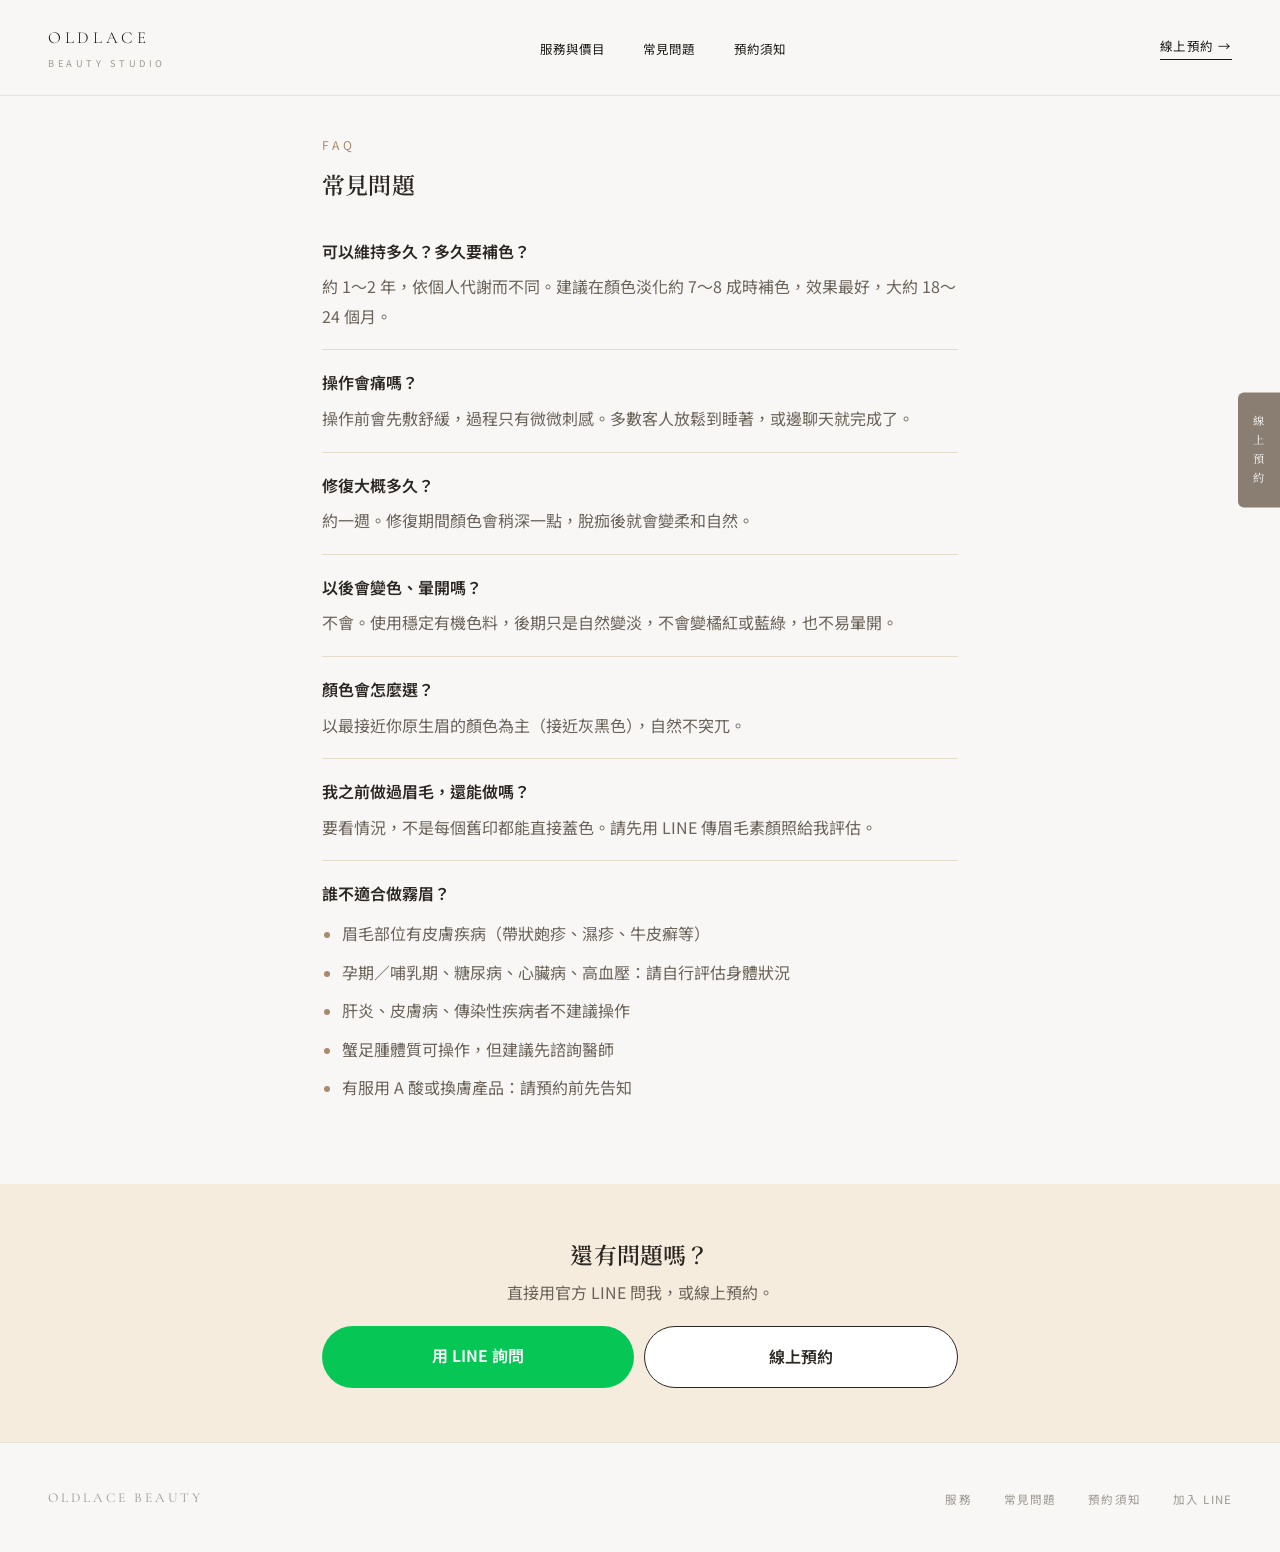
<file: faq.html>
<!DOCTYPE html>
<html lang="zh-TW">
<head>
<meta charset="UTF-8">
<meta name="viewport" content="width=device-width, initial-scale=1.0">
<title>常見問題｜霧眉會痛嗎、維持多久、誰不適合 - Oldlace Beauty</title>
<meta name="description" content="霧眉常見問題：會不會痛、能維持多久、多久補色、會不會變色、誰不適合做。Oldlace Beauty 一次幫你解答，預約前先看懂。">
<link rel="canonical" href="https://oldlace.tw/faq.html">
<meta property="og:type" content="website">
<meta property="og:title" content="霧眉常見問題｜Oldlace Beauty">
<meta property="og:description" content="會痛嗎、維持多久、會不會變色、誰不適合做，一次看懂。">
<meta property="og:image" content="https://oldlace.tw/assets/process.jpg">
<meta property="og:url" content="https://oldlace.tw/faq.html">
<link rel="preconnect" href="https://fonts.googleapis.com">
<link rel="preconnect" href="https://fonts.gstatic.com" crossorigin>
<link href="https://fonts.googleapis.com/css2?family=Noto+Sans+TC:wght@400;500;600&family=Noto+Serif+TC:wght@500;600&display=swap" rel="stylesheet">
<link rel="stylesheet" href="assets/style.css">
<script type="application/ld+json">
{"@context":"https://schema.org","@type":"FAQPage","mainEntity":[
{"@type":"Question","name":"霧眉可以維持多久？多久要補色？","acceptedAnswer":{"@type":"Answer","text":"約1～2年，依個人代謝而定。建議顏色淡化約7～8成時補色，大約18～24個月。"}},
{"@type":"Question","name":"霧眉會痛嗎？","acceptedAnswer":{"@type":"Answer","text":"操作前會先敷舒緩，只有微微刺感，多數人過程中放鬆到睡著或邊聊天就完成。"}},
{"@type":"Question","name":"會不會變色變藍綠？","acceptedAnswer":{"@type":"Answer","text":"不會。使用穩定有機色料，後期只會自然變淡，不會變橘紅或藍綠。"}},
{"@type":"Question","name":"誰不適合做霧眉？","acceptedAnswer":{"@type":"Answer","text":"眉部皮膚疾病、孕哺/糖尿病/心臟病/高血壓請自行評估、傳染性疾病不建議、蟹足腫體質建議先諮詢醫師。"}}
]}
</script>
</head>
<body>

<nav>
  <a href="index.html" class="nav-logo">
    <span class="nav-logo-main">Oldlace</span>
    <span class="nav-logo-sub">Beauty Studio</span>
  </a>
  <ul class="nav-links">
    <li><a href="services.html">服務與價目</a></li>
    <li><a href="faq.html">常見問題</a></li>
    <li><a href="policy.html">預約須知</a></li>
  </ul>
  <a href="#" class="nav-book">線上預約 →</a>
</nav>

<section>
  <div class="wrap">
    <p class="eyebrow">FAQ</p>
    <h2 class="serif">常見問題</h2>

    <div class="qa"><div class="q">可以維持多久？多久要補色？</div>
      <div class="a">約 1～2 年，依個人代謝而不同。建議在顏色淡化約 7～8 成時補色，效果最好，大約 18～24 個月。</div></div>
    <div class="qa"><div class="q">操作會痛嗎？</div>
      <div class="a">操作前會先敷舒緩，過程只有微微刺感。多數客人放鬆到睡著，或邊聊天就完成了。</div></div>
    <div class="qa"><div class="q">修復大概多久？</div>
      <div class="a">約一週。修復期間顏色會稍深一點，脫痂後就會變柔和自然。</div></div>
    <div class="qa"><div class="q">以後會變色、暈開嗎？</div>
      <div class="a">不會。使用穩定有機色料，後期只是自然變淡，不會變橘紅或藍綠，也不易暈開。</div></div>
    <div class="qa"><div class="q">顏色會怎麼選？</div>
      <div class="a">以最接近你原生眉的顏色為主（接近灰黑色），自然不突兀。</div></div>
    <div class="qa"><div class="q">我之前做過眉毛，還能做嗎？</div>
      <div class="a">要看情況，不是每個舊印都能直接蓋色。請先用 LINE 傳眉毛素顏照給我評估。</div></div>
    <div class="qa"><div class="q">誰不適合做霧眉？</div>
      <div class="a">
        <ul class="clean">
          <li>眉毛部位有皮膚疾病（帶狀皰疹、濕疹、牛皮癬等）</li>
          <li>孕期／哺乳期、糖尿病、心臟病、高血壓：請自行評估身體狀況</li>
          <li>肝炎、皮膚病、傳染性疾病者不建議操作</li>
          <li>蟹足腫體質可操作，但建議先諮詢醫師</li>
          <li>有服用 A 酸或換膚產品：請預約前先告知</li>
        </ul>
      </div></div>
  </div>
</section>

<section class="cta-band">
  <div class="wrap">
    <h2 class="serif">還有問題嗎？</h2>
    <p class="soft">直接用官方 LINE 問我，或線上預約。</p>
    <div class="btns">
      <a class="btn btn-line open-panel" href="#">用 LINE 詢問</a>
      <a class="btn btn-ghost open-panel" href="#">線上預約</a>
    </div>
  </div>
</section>

<footer>
  <div class="footer-brand">Oldlace Beauty</div>
  <ul class="footer-nav">
    <li><a href="services.html">服務</a></li>
    <li><a href="faq.html">常見問題</a></li>
    <li><a href="policy.html">預約須知</a></li>
    <li><a href="https://line.me/R/ti/p/@oldlace">加入 LINE</a></li>
  </ul>
</footer>
<script src="assets/booking-panel.js"></script>
</body>
</html>
</file>
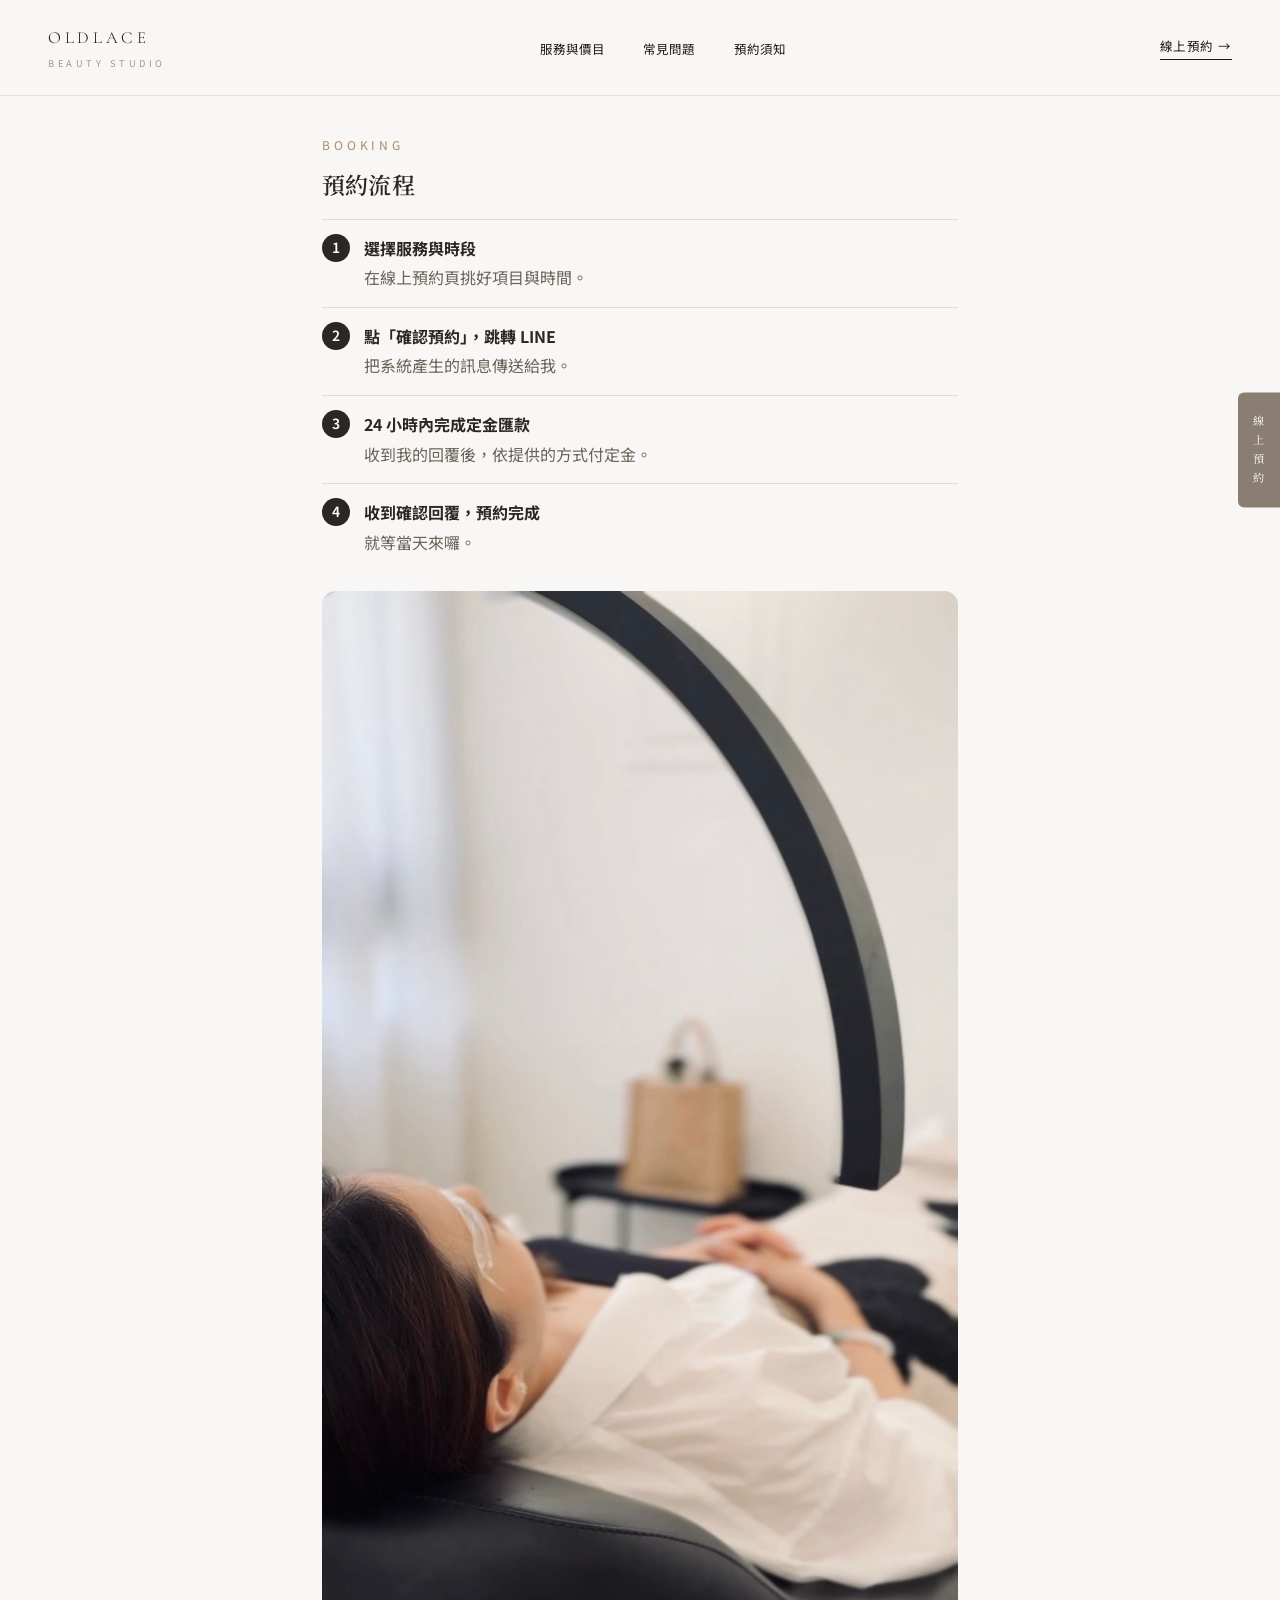
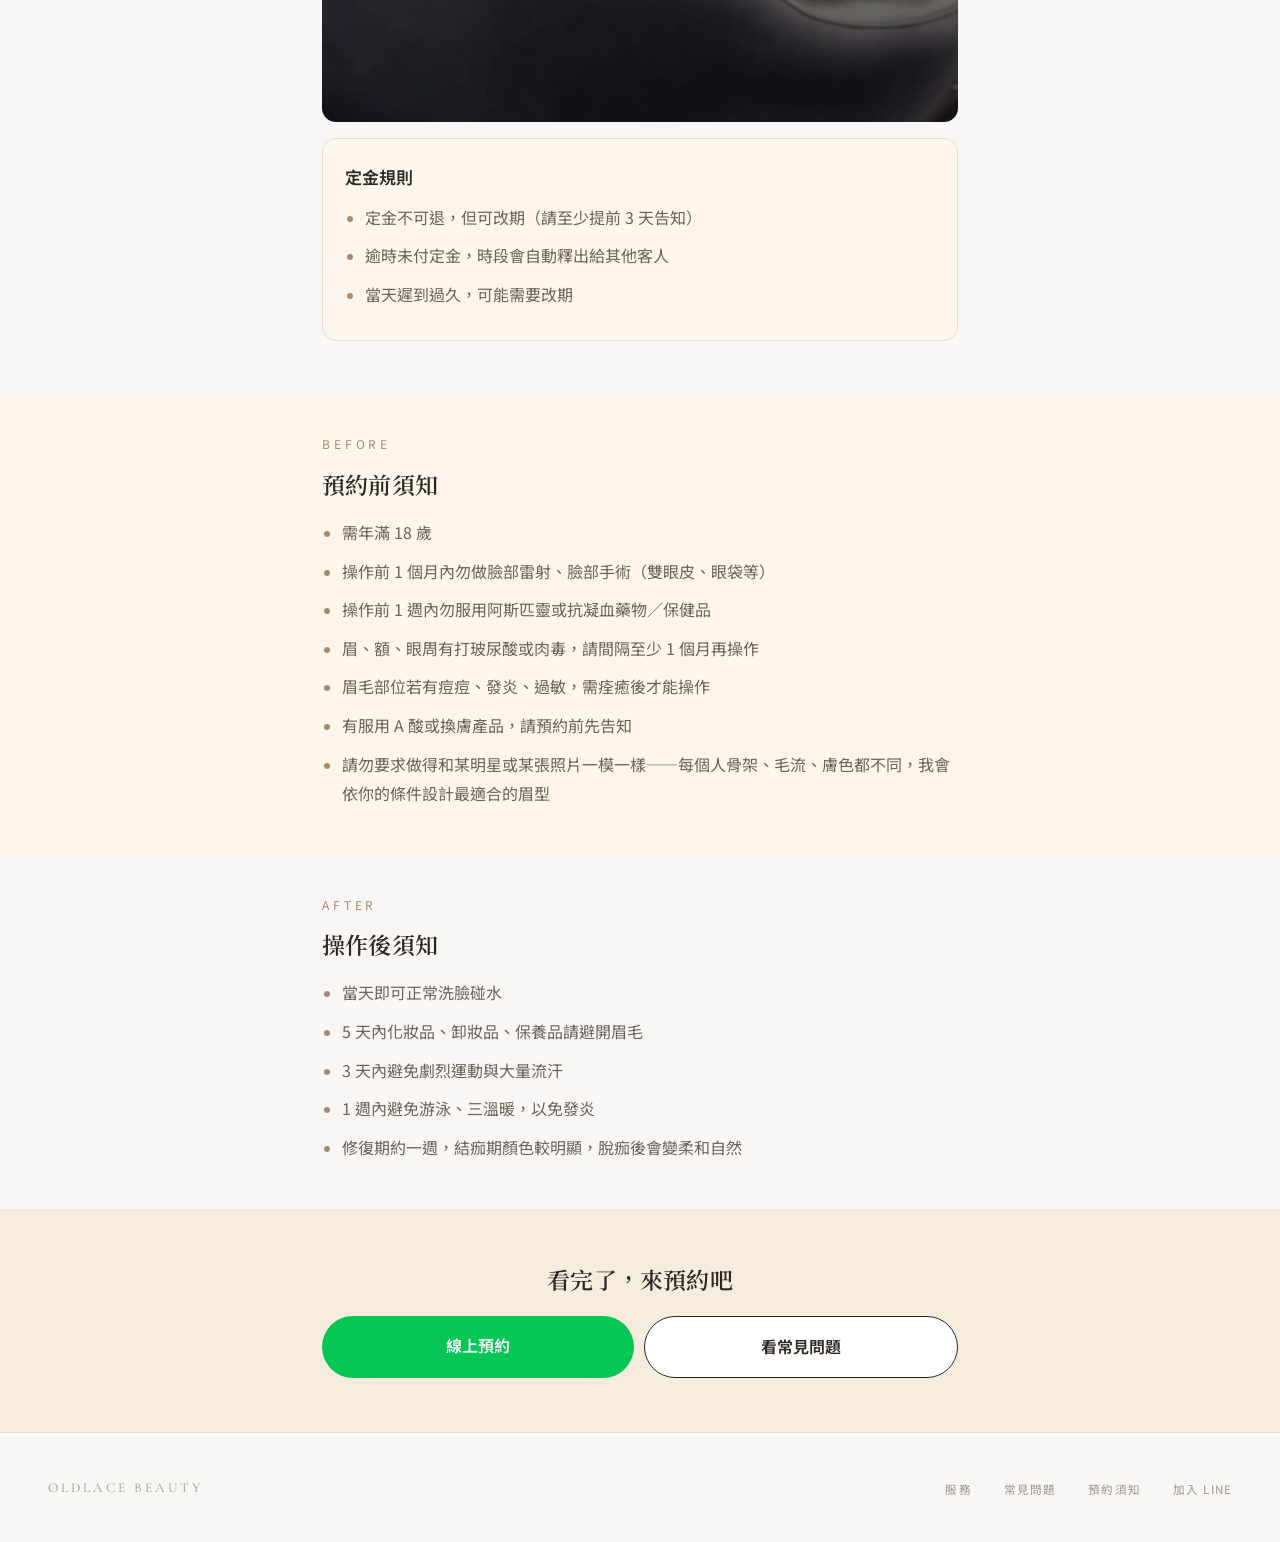
<file: policy.html>
<!DOCTYPE html>
<html lang="zh-TW">
<head>
<meta charset="UTF-8">
<meta name="viewport" content="width=device-width, initial-scale=1.0">
<title>預約須知與定金說明｜Oldlace Beauty 霧眉</title>
<meta name="description" content="Oldlace Beauty 預約須知：預約前準備、操作後保養、預約流程與定金規則，一頁看懂，預約更安心。">
<link rel="canonical" href="https://oldlace.tw/policy.html">
<meta property="og:type" content="website">
<meta property="og:title" content="預約須知與定金說明｜Oldlace Beauty">
<meta property="og:description" content="預約前準備、操作後保養、預約流程與定金規則，一頁看懂。">
<meta property="og:image" content="https://oldlace.tw/assets/studio.jpg">
<meta property="og:url" content="https://oldlace.tw/policy.html">
<link rel="preconnect" href="https://fonts.googleapis.com">
<link rel="preconnect" href="https://fonts.gstatic.com" crossorigin>
<link href="https://fonts.googleapis.com/css2?family=Noto+Sans+TC:wght@400;500;600&family=Noto+Serif+TC:wght@500;600&display=swap" rel="stylesheet">
<link rel="stylesheet" href="assets/style.css">
</head>
<body>

<nav>
  <a href="index.html" class="nav-logo">
    <span class="nav-logo-main">Oldlace</span>
    <span class="nav-logo-sub">Beauty Studio</span>
  </a>
  <ul class="nav-links">
    <li><a href="services.html">服務與價目</a></li>
    <li><a href="faq.html">常見問題</a></li>
    <li><a href="policy.html">預約須知</a></li>
  </ul>
  <a href="#" class="nav-book">線上預約 →</a>
</nav>

<section>
  <div class="wrap">
    <p class="eyebrow">Booking</p>
    <h2 class="serif">預約流程</h2>
    <div class="step"><div class="n">1</div><div class="t"><b>選擇服務與時段</b><span class="soft">在線上預約頁挑好項目與時間。</span></div></div>
    <div class="step"><div class="n">2</div><div class="t"><b>點「確認預約」，跳轉 LINE</b><span class="soft">把系統產生的訊息傳送給我。</span></div></div>
    <div class="step"><div class="n">3</div><div class="t"><b>24 小時內完成定金匯款</b><span class="soft">收到我的回覆後，依提供的方式付定金。</span></div></div>
    <div class="step"><div class="n">4</div><div class="t"><b>收到確認回覆，預約完成</b><span class="soft">就等當天來囉。</span></div></div>

    <img src="assets/client.jpg" alt="施術前敷麻藥中" style="border-radius:var(--radius);margin:20px 0 0" loading="lazy">

    <div class="card">
      <h3 style="margin-top:0">定金規則</h3>
      <ul class="clean">
        <li>定金不可退，但可改期（請至少提前 3 天告知）</li>
        <li>逾時未付定金，時段會自動釋出給其他客人</li>
        <li>當天遲到過久，可能需要改期</li>
      </ul>
    </div>
  </div>
</section>

<section class="tight" style="background:var(--cream)">
  <div class="wrap">
    <p class="eyebrow">Before</p>
    <h2 class="serif">預約前須知</h2>
    <ul class="clean">
      <li>需年滿 18 歲</li>
      <li>操作前 1 個月內勿做臉部雷射、臉部手術（雙眼皮、眼袋等）</li>
      <li>操作前 1 週內勿服用阿斯匹靈或抗凝血藥物／保健品</li>
      <li>眉、額、眼周有打玻尿酸或肉毒，請間隔至少 1 個月再操作</li>
      <li>眉毛部位若有痘痘、發炎、過敏，需痊癒後才能操作</li>
      <li>有服用 A 酸或換膚產品，請預約前先告知</li>
      <li>請勿要求做得和某明星或某張照片一模一樣——每個人骨架、毛流、膚色都不同，我會依你的條件設計最適合的眉型</li>
    </ul>
  </div>
</section>

<section class="tight">
  <div class="wrap">
    <p class="eyebrow">After</p>
    <h2 class="serif">操作後須知</h2>
    <ul class="clean">
      <li>當天即可正常洗臉碰水</li>
      <li>5 天內化妝品、卸妝品、保養品請避開眉毛</li>
      <li>3 天內避免劇烈運動與大量流汗</li>
      <li>1 週內避免游泳、三溫暖，以免發炎</li>
      <li>修復期約一週，結痂期顏色較明顯，脫痂後會變柔和自然</li>
    </ul>
  </div>
</section>

<section class="cta-band">
  <div class="wrap">
    <h2 class="serif">看完了，來預約吧</h2>
    <div class="btns">
      <a class="btn btn-line open-panel" href="#">線上預約</a>
      <a class="btn btn-ghost" href="faq.html">看常見問題</a>
    </div>
  </div>
</section>

<footer>
  <div class="footer-brand">Oldlace Beauty</div>
  <ul class="footer-nav">
    <li><a href="services.html">服務</a></li>
    <li><a href="faq.html">常見問題</a></li>
    <li><a href="policy.html">預約須知</a></li>
    <li><a href="https://line.me/R/ti/p/@oldlace">加入 LINE</a></li>
  </ul>
</footer>
<script src="assets/booking-panel.js"></script>
</body>
</html>
</file>
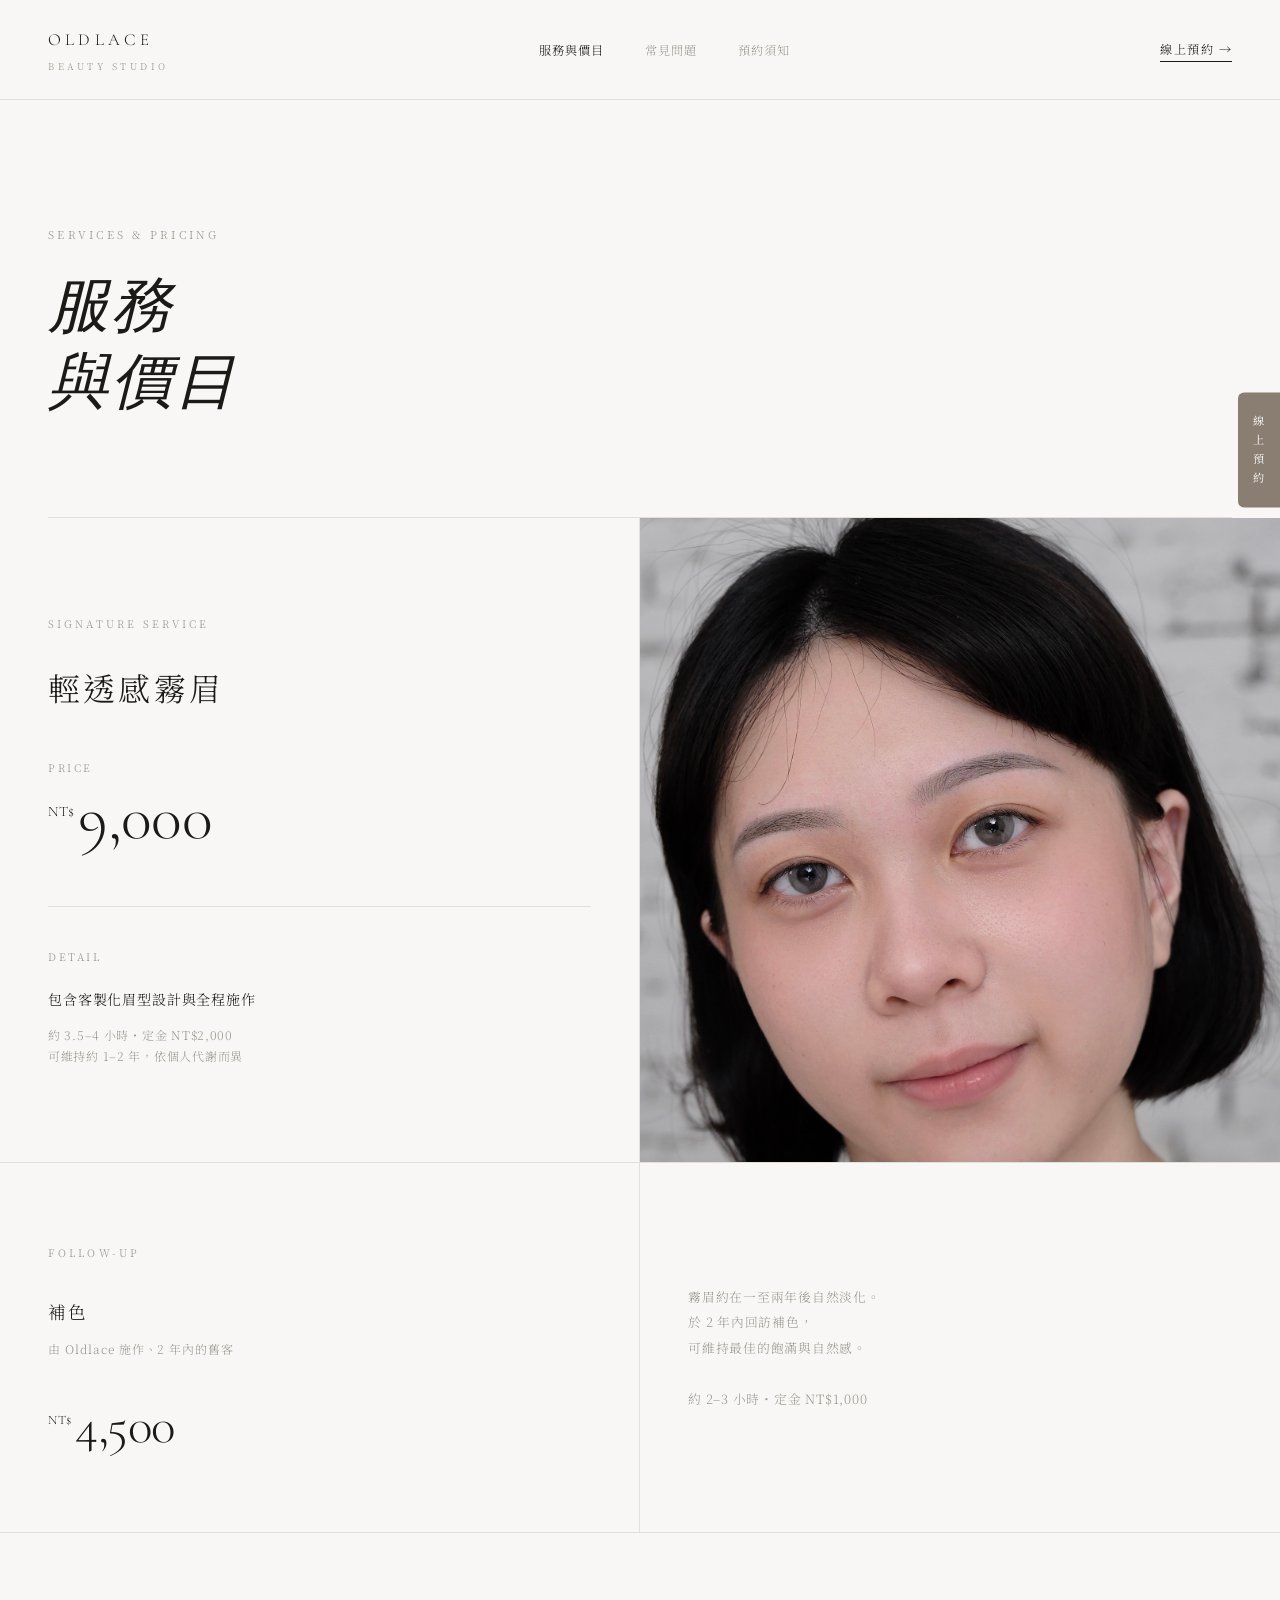
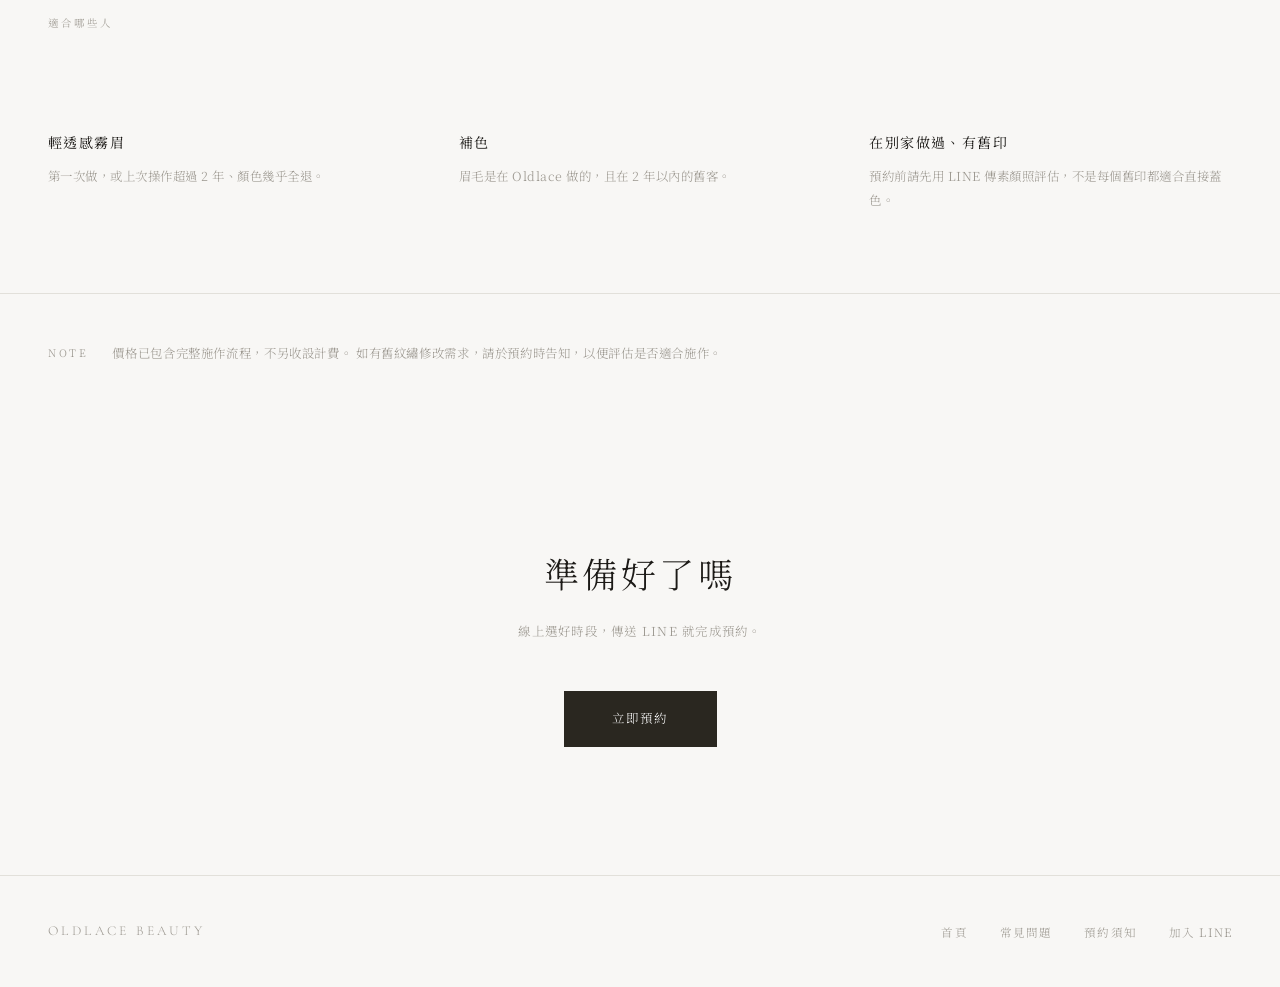
<file: services.html>
<!DOCTYPE html>
<html lang="zh-TW">
<head>
  <meta charset="UTF-8">
  <meta name="viewport" content="width=device-width, initial-scale=1.0">
  <title>服務與價目｜Oldlace Beauty 輕透感霧眉・補色</title>
  <meta name="description" content="Oldlace Beauty 服務與價格：輕透感霧眉 NT$9,000、補色 NT$4,500。內含適合對象說明，幫你快速判斷該預約哪一項。">
  <link rel="canonical" href="https://oldlace.tw/services.html">
  <meta property="og:type" content="website">
  <meta property="og:title" content="服務與價目｜Oldlace Beauty 輕透感霧眉">
  <meta property="og:description" content="輕透感霧眉 NT$9,000、補色 NT$4,500，附適合對象說明。">
  <meta property="og:image" content="https://oldlace.tw/assets/brow-face.jpg">
  <meta property="og:url" content="https://oldlace.tw/services.html">
  <meta name="format-detection" content="telephone=no">

  <link rel="preconnect" href="https://fonts.googleapis.com">
  <link rel="preconnect" href="https://fonts.gstatic.com" crossorigin>
  <link href="https://fonts.googleapis.com/css2?family=Cormorant+Garamond:ital,wght@0,300;0,400;1,300;1,400&family=Noto+Serif+TC:wght@300;400&display=swap" rel="stylesheet">

  <style>
    *, *::before, *::after { box-sizing: border-box; margin: 0; padding: 0; }

    :root {
      --bg:      #F8F7F5;
      --text:    #1C1A17;
      --muted:   #9C9890;
      --border:  #E2E0DA;
      --dark:    #1A1916;
      --dark-mid:#2A2720;
      --accent:  #8A7E72;
      --white:   #FEFEFE;
    }

    html { scroll-behavior: smooth; }

    body {
      background: var(--bg);
      color: var(--text);
      font-family: 'Noto Serif TC', Georgia, serif;
      font-weight: 300;
      line-height: 1.9;
      -webkit-font-smoothing: antialiased;
    }

    /* ── NAV ── */
    nav {
      position: fixed;
      top: 0; left: 0; right: 0;
      z-index: 200;
      display: flex;
      justify-content: space-between;
      align-items: center;
      padding: 1.5rem 3rem;
      background: rgba(248,247,245,0.95);
      border-bottom: 1px solid var(--border);
      backdrop-filter: blur(8px);
    }

    .nav-logo { text-decoration: none; color: var(--text); }

    .nav-logo-main {
      display: block;
      font-family: 'Cormorant Garamond', serif;
      font-size: 1.05rem;
      font-weight: 300;
      letter-spacing: 0.25em;
      text-transform: uppercase;
    }

    .nav-logo-sub {
      display: block;
      font-size: 0.58rem;
      letter-spacing: 0.38em;
      color: var(--muted);
      margin-top: 0.1rem;
      text-transform: uppercase;
    }

    .nav-links { display: flex; gap: 2.5rem; list-style: none; }

    .nav-links a {
      font-size: 0.76rem;
      letter-spacing: 0.1em;
      color: var(--muted);
      text-decoration: none;
      transition: color 0.2s;
    }

    .nav-links a:hover,
    .nav-links a.active { color: var(--text); }

    .nav-book {
      font-size: 0.76rem;
      letter-spacing: 0.12em;
      color: var(--text);
      text-decoration: none;
      border-bottom: 1px solid var(--text);
      padding-bottom: 1px;
      transition: opacity 0.2s;
    }

    .nav-book:hover { opacity: 0.45; }


    /* ── PAGE HEADER ── */
    .page-header {
      padding: 14rem 3rem 6rem;
      max-width: 700px;
    }

    .page-tag {
      font-size: 0.68rem;
      letter-spacing: 0.3em;
      color: var(--muted);
      text-transform: uppercase;
      margin-bottom: 1.5rem;
    }

    .page-title {
      font-family: 'Cormorant Garamond', serif;
      font-style: italic;
      font-size: clamp(2.5rem, 5vw, 3.8rem);
      font-weight: 300;
      line-height: 1.25;
      letter-spacing: 0.04em;
    }


    /* ── DIVIDER ── */
    .full-rule {
      border: none;
      border-top: 1px solid var(--border);
      margin: 0 3rem;
    }


    /* ── SERVICE BLOCK ── */
    .service {
      display: grid;
      grid-template-columns: 1fr 1fr;
      min-height: 70vh;
    }

    .service-info {
      padding: 6rem 3rem;
      border-right: 1px solid var(--border);
      display: flex;
      flex-direction: column;
      justify-content: center;
    }

    .service-tag {
      font-size: 0.65rem;
      letter-spacing: 0.3em;
      color: var(--muted);
      text-transform: uppercase;
      margin-bottom: 2rem;
    }

    .service-name {
      font-family: 'Noto Serif TC', serif;
      font-size: clamp(1.6rem, 2.5vw, 2.2rem);
      font-weight: 300;
      letter-spacing: 0.1em;
      line-height: 1.4;
      margin-bottom: 3rem;
    }

    .price-block { margin-bottom: 3.5rem; }

    .price-label {
      font-size: 0.65rem;
      letter-spacing: 0.25em;
      color: var(--muted);
      text-transform: uppercase;
      margin-bottom: 0.5rem;
    }

    .price-amount {
      font-family: 'Cormorant Garamond', serif;
      font-size: clamp(3rem, 5vw, 4.5rem);
      font-weight: 300;
      letter-spacing: -0.01em;
      line-height: 1;
    }

    .price-currency {
      font-size: 0.9rem;
      vertical-align: super;
      letter-spacing: 0.05em;
      margin-right: 0.2rem;
      font-family: 'Cormorant Garamond', serif;
    }

    .includes {
      padding-top: 2.5rem;
      border-top: 1px solid var(--border);
    }

    .includes-label {
      font-size: 0.65rem;
      letter-spacing: 0.25em;
      color: var(--muted);
      text-transform: uppercase;
      margin-bottom: 1.2rem;
    }

    .includes-desc {
      font-size: 0.88rem;
      line-height: 1.9;
      letter-spacing: 0.06em;
      margin-bottom: 0.8rem;
    }

    .includes-note {
      font-size: 0.75rem;
      color: var(--muted);
      letter-spacing: 0.06em;
      line-height: 1.7;
    }

    .service-image {
      background: #C0BDB6;
      background-size: cover;
      background-position: center;
      min-height: 50vh;
    }


    /* ── REVISIT BLOCK ── */
    .revisit {
      display: grid;
      grid-template-columns: 1fr 1fr;
      border-top: 1px solid var(--border);
    }

    .revisit-main {
      padding: 5rem 3rem;
      border-right: 1px solid var(--border);
      display: flex;
      flex-direction: column;
      justify-content: center;
    }

    .revisit-name {
      font-family: 'Noto Serif TC', serif;
      font-size: 1.1rem;
      font-weight: 300;
      letter-spacing: 0.12em;
      margin-bottom: 0.6rem;
    }

    .revisit-cond {
      font-size: 0.75rem;
      color: var(--muted);
      letter-spacing: 0.08em;
      margin-bottom: 2.5rem;
    }

    .revisit-price {
      font-family: 'Cormorant Garamond', serif;
      font-size: clamp(2.2rem, 4vw, 3.2rem);
      font-weight: 300;
      letter-spacing: -0.01em;
      line-height: 1;
    }

    .revisit-note {
      padding: 5rem 3rem;
      display: flex;
      align-items: center;
    }

    .revisit-note p {
      font-size: 0.8rem;
      color: var(--muted);
      line-height: 2;
      letter-spacing: 0.06em;
      max-width: 320px;
    }


    /* ── WHO IS IT FOR ── */
    .who {
      border-top: 1px solid var(--border);
      padding: 5rem 3rem;
      display: grid;
      grid-template-columns: 1fr 1fr 1fr;
      gap: 3rem;
    }

    .who-label {
      font-size: 0.65rem;
      letter-spacing: 0.28em;
      color: var(--muted);
      text-transform: uppercase;
      margin-bottom: 3rem;
      grid-column: 1 / -1;
    }

    .who-item-title {
      font-size: 0.88rem;
      font-weight: 400;
      letter-spacing: 0.1em;
      margin-bottom: 0.6rem;
    }

    .who-item-desc {
      font-size: 0.78rem;
      color: var(--muted);
      line-height: 1.9;
      letter-spacing: 0.04em;
    }


    /* ── NOTE BAR ── */
    .note-bar {
      padding: 3rem;
      border-top: 1px solid var(--border);
      display: flex;
      align-items: center;
      gap: 1.5rem;
    }

    .note-bar-label {
      font-size: 0.65rem;
      letter-spacing: 0.25em;
      color: var(--muted);
      text-transform: uppercase;
      white-space: nowrap;
    }

    .note-bar-text {
      font-size: 0.78rem;
      color: var(--muted);
      letter-spacing: 0.05em;
      line-height: 1.8;
    }


    /* ── CTA ── */
    .page-cta {
      padding: 8rem 3rem;
      text-align: center;
    }

    .page-cta-title {
      font-family: 'Noto Serif TC', serif;
      font-size: clamp(1.6rem, 3vw, 2.2rem);
      font-weight: 300;
      letter-spacing: 0.1em;
      margin-bottom: 0.8rem;
    }

    .page-cta-sub {
      font-size: 0.78rem;
      color: var(--muted);
      letter-spacing: 0.1em;
      margin-bottom: 3rem;
    }

    .btn-dark {
      display: inline-block;
      padding: 1rem 3rem;
      background: var(--dark-mid);
      color: var(--white);
      text-decoration: none;
      font-size: 0.78rem;
      letter-spacing: 0.18em;
      transition: background 0.2s;
    }

    .btn-dark:hover { background: var(--dark); }


    /* ── FOOTER ── */
    footer {
      border-top: 1px solid var(--border);
      padding: 2.5rem 3rem;
      display: flex;
      justify-content: space-between;
      align-items: center;
    }

    .footer-brand {
      font-family: 'Cormorant Garamond', serif;
      font-size: 0.85rem;
      letter-spacing: 0.25em;
      text-transform: uppercase;
      color: var(--muted);
    }

    .footer-nav { display: flex; gap: 2rem; list-style: none; }

    .footer-nav a {
      font-size: 0.72rem;
      letter-spacing: 0.1em;
      color: var(--muted);
      text-decoration: none;
      transition: color 0.2s;
    }

    .footer-nav a:hover { color: var(--text); }


    /* ── FADE ── */
    .fade {
      opacity: 0;
      transform: translateY(18px);
      transition: opacity 0.9s ease, transform 0.9s ease;
    }

    .fade.visible { opacity: 1; transform: translateY(0); }


    /* ── RESPONSIVE ── */
    @media (max-width: 860px) {
      nav { padding: 1.2rem 1.5rem; }
      .nav-links { display: none; }

      .page-header { padding: 10rem 1.5rem 4rem; }
      .full-rule { margin: 0 1.5rem; }

      .service,
      .revisit { grid-template-columns: 1fr; }

      .service-info { border-right: none; padding: 4rem 1.5rem; }
      .service-image { min-height: 55vw; }

      .revisit-main { border-right: none; padding: 3.5rem 1.5rem; }
      .revisit-note { padding: 0 1.5rem 3.5rem; }

      .who { grid-template-columns: 1fr; padding: 3.5rem 1.5rem; gap: 2rem; }

      .note-bar {
        flex-direction: column;
        align-items: flex-start;
        padding: 2rem 1.5rem;
      }

      .page-cta { padding: 5rem 1.5rem; }

      footer {
        flex-direction: column;
        gap: 1.5rem;
        text-align: center;
        padding: 2rem 1.5rem;
      }
    }
  </style>
</head>
<body>

  <!-- NAV -->
  <nav>
    <a href="index.html" class="nav-logo">
      <span class="nav-logo-main">Oldlace</span>
      <span class="nav-logo-sub">Beauty Studio</span>
    </a>
    <ul class="nav-links">
      <li><a href="services.html" class="active">服務與價目</a></li>
      <li><a href="faq.html">常見問題</a></li>
      <li><a href="policy.html">預約須知</a></li>
    </ul>
    <a href="#" class="nav-book">線上預約 →</a>
  </nav>


  <!-- PAGE HEADER -->
  <header class="page-header fade">
    <p class="page-tag">Services &amp; Pricing</p>
    <h1 class="page-title">
      服務<br>與價目
    </h1>
  </header>

  <hr class="full-rule">


  <!-- 主要服務：輕透感霧眉 -->
  <div class="service fade">
    <div class="service-info">
      <p class="service-tag">Signature Service</p>
      <h2 class="service-name">輕透感霧眉</h2>

      <div class="price-block">
        <p class="price-label">Price</p>
        <div class="price-amount">
          <span class="price-currency">NT$</span>9,000
        </div>
      </div>

      <div class="includes">
        <p class="includes-label">Detail</p>
        <p class="includes-desc">
          包含客製化眉型設計與全程施作
        </p>
        <p class="includes-note">
          約 3.5–4 小時・定金 NT$2,000<br>
          可維持約 1–2 年，依個人代謝而異
        </p>
      </div>
    </div>

    <div class="service-image"
         style="background-image: url('assets/brow-face.jpg'); background-position: center 20%;">
    </div>
  </div>


  <!-- 回訪補色 -->
  <div class="revisit fade">
    <div class="revisit-main">
      <p class="service-tag">Follow-up</p>
      <h2 class="revisit-name">補色</h2>
      <p class="revisit-cond">由 Oldlace 施作、2 年內的舊客</p>
      <div class="revisit-price">
        <span class="price-currency" style="font-size:0.8rem;">NT$</span>4,500
      </div>
    </div>
    <div class="revisit-note">
      <p>
        霧眉約在一至兩年後自然淡化。<br>
        於 2 年內回訪補色，<br>
        可維持最佳的飽滿與自然感。<br><br>
        約 2–3 小時・定金 NT$1,000
      </p>
    </div>
  </div>


  <!-- 適合哪些人 -->
  <div class="who fade">
    <p class="who-label">適合哪些人</p>
    <div>
      <p class="who-item-title">輕透感霧眉</p>
      <p class="who-item-desc">第一次做，或上次操作超過 2 年、顏色幾乎全退。</p>
    </div>
    <div>
      <p class="who-item-title">補色</p>
      <p class="who-item-desc">眉毛是在 Oldlace 做的，且在 2 年以內的舊客。</p>
    </div>
    <div>
      <p class="who-item-title">在別家做過、有舊印</p>
      <p class="who-item-desc">預約前請先用 LINE 傳素顏照評估，不是每個舊印都適合直接蓋色。</p>
    </div>
  </div>


  <!-- NOTE -->
  <div class="note-bar fade">
    <span class="note-bar-label">Note</span>
    <p class="note-bar-text">
      價格已包含完整施作流程，不另收設計費。
      如有舊紋繡修改需求，請於預約時告知，以便評估是否適合施作。
    </p>
  </div>


  <!-- CTA -->
  <div class="page-cta fade">
    <h2 class="page-cta-title">準備好了嗎</h2>
    <p class="page-cta-sub">線上選好時段，傳送 LINE 就完成預約。</p>
    <a href="#" class="btn-dark open-panel">立即預約</a>
  </div>


  <!-- FOOTER -->
  <footer>
    <div class="footer-brand">Oldlace Beauty</div>
    <ul class="footer-nav">
      <li><a href="index.html">首頁</a></li>
      <li><a href="faq.html">常見問題</a></li>
      <li><a href="policy.html">預約須知</a></li>
      <li><a href="https://line.me/R/ti/p/@oldlace">加入 LINE</a></li>
    </ul>
  </footer>


  <script>
    const obs = new IntersectionObserver((entries) => {
      entries.forEach(e => { if (e.isIntersecting) e.target.classList.add('visible'); });
    }, { threshold: 0.08 });

    document.querySelectorAll('.fade').forEach(el => obs.observe(el));
  </script>
  <script src="assets/booking-panel.js"></script>

</body>
</html>
</file>
<file: assets/style.css>
@import url('https://fonts.googleapis.com/css2?family=Cormorant+Garamond:wght@300;400&display=swap');

/* Oldlace Beauty — 官網共用樣式（手機優先） */
*,*::before,*::after{box-sizing:border-box;margin:0;padding:0}
:root{
  /* 新設計 tokens */
  --bg:      #F8F7F5;
  --text:    #1C1A17;
  --muted:   #9C9890;
  --border:  #E4E2DC;
  --dark:    #2A2720;
  --white:   #FEFEFE;
  /* 內頁內容用 */
  --cream:#FDF6EC;
  --cream-2:#F6ECDD;
  --ink:#2B2723;
  --ink-soft:#6B6359;
  --line:#E6DCCB;
  --accent:#A98B6B;
  --line-green:#06C755;
  --maxw:680px;
  --radius:14px;
}
html{scroll-behavior:smooth;-webkit-text-size-adjust:100%}
body{
  font-family:"Noto Sans TC",-apple-system,BlinkMacSystemFont,"Segoe UI","Helvetica Neue",Arial,sans-serif;
  color:var(--ink);background:var(--bg);font-size:16px;line-height:1.85;
  padding-top:80px;
  -webkit-font-smoothing:antialiased;-webkit-tap-highlight-color:transparent;
}
img{max-width:100%;display:block}
a{color:inherit}
.serif{font-family:"Noto Serif TC",serif}

/* 容器 */
.wrap{max-width:var(--maxw);margin:0 auto;padding:0 22px}
section{padding:54px 0}
section.tight{padding:38px 0}

/* 導覽列 */
nav{
  position:fixed;top:0;left:0;right:0;z-index:100;
  display:flex;justify-content:space-between;align-items:center;
  padding:1.4rem 3rem;
  background:var(--bg);
  border-bottom:1px solid var(--border);
}
.nav-logo{text-decoration:none;color:var(--text)}
.nav-logo-main{
  display:block;
  font-family:'Cormorant Garamond',serif;
  font-size:1.05rem;font-weight:300;
  letter-spacing:0.22em;text-transform:uppercase;
}
.nav-logo-sub{
  display:block;font-size:0.58rem;
  letter-spacing:0.38em;color:var(--muted);
  margin-top:0.12rem;text-transform:uppercase;
}
.nav-links{display:flex;gap:2.4rem;list-style:none}
.nav-links a{
  font-size:0.78rem;letter-spacing:0.08em;
  color:var(--text);text-decoration:none;transition:color 0.2s;
}
.nav-links a:hover{color:var(--muted)}
.nav-book{
  font-size:0.78rem;letter-spacing:0.12em;
  color:var(--text);text-decoration:none;
  border-bottom:1px solid var(--text);padding-bottom:1px;
  transition:opacity 0.2s;
}
.nav-book:hover{opacity:0.45}
@media(max-width:768px){
  nav{padding:1.2rem 1.5rem}
  .nav-links{display:none}
}

/* Hero */
.hero{position:relative}
.hero img{width:100%;height:78vh;max-height:620px;object-fit:cover;object-position:center 28%}
.hero-cap{position:absolute;left:0;right:0;bottom:0;padding:30px 22px 26px;
  background:linear-gradient(to top,rgba(0,0,0,.5),transparent);color:#fff}
.hero-cap h1{font-size:30px;line-height:1.35;font-weight:600;letter-spacing:.02em}
.hero-cap p{font-size:14px;margin-top:8px;opacity:.95}

/* 文字區塊 */
.eyebrow{font-size:12px;letter-spacing:.32em;text-transform:uppercase;color:var(--accent);margin-bottom:12px}
h2{font-size:23px;line-height:1.5;font-weight:600;margin-bottom:16px;letter-spacing:.01em}
h3{font-size:17px;font-weight:600;margin:22px 0 6px}
p+p{margin-top:14px}
.lead{font-size:17px;color:var(--ink)}
.soft{color:var(--ink-soft)}

/* 卡片 */
.card{background:var(--cream);border:1px solid var(--line);border-radius:var(--radius);padding:22px;margin-top:16px}
.card.plain{background:#fff}
.qa{border-top:1px solid var(--line);padding:18px 0}
.qa:first-of-type{border-top:0}
.qa .q{font-weight:600}
.qa .a{color:var(--ink-soft);margin-top:6px}
ul.clean{list-style:none;margin-top:10px}
ul.clean li{position:relative;padding-left:20px;margin:9px 0;color:var(--ink-soft)}
ul.clean li::before{content:"";position:absolute;left:2px;top:13px;width:6px;height:6px;border-radius:50%;background:var(--accent)}

/* 價目 */
.price{display:flex;justify-content:space-between;align-items:baseline;gap:12px;
  padding:16px 0;border-top:1px solid var(--line)}
.price:first-child{border-top:0}
.price .name{font-weight:600;font-size:17px}
.price .meta{font-size:13px;color:var(--ink-soft);margin-top:2px}
.price .amt{font-size:19px;font-weight:600;white-space:nowrap}

/* 步驟 */
.step{display:flex;gap:14px;padding:14px 0;border-top:1px solid var(--line)}
.step:first-child{border-top:0}
.step .n{flex:0 0 28px;height:28px;border-radius:50%;background:var(--ink);color:#fff;
  display:flex;align-items:center;justify-content:center;font-size:14px;font-weight:600}
.step .t b{display:block}

/* 圖片網格 */
.grid{display:grid;grid-template-columns:1fr 1fr;gap:10px;margin-top:16px}
.grid img{width:100%;aspect-ratio:1/1;object-fit:cover;border-radius:10px}

/* 按鈕 */
.btn{display:block;text-align:center;text-decoration:none;border-radius:999px;
  padding:15px 22px;font-size:16px;font-weight:600;margin-top:14px}
.btn-line{background:var(--line-green);color:#fff}
.btn-dark{background:var(--ink);color:#fff}
.btn-ghost{background:#fff;color:var(--ink);border:1px solid var(--ink)}
.btns{display:flex;flex-direction:column;gap:10px;margin-top:18px}
@media(min-width:520px){.btns{flex-direction:row}.btns .btn{flex:1;margin-top:0}}

/* CTA 區 */
.cta-band{background:var(--cream-2);text-align:center}
.cta-band h2{margin-bottom:6px}

/* 頁尾 */
footer{
  border-top:1px solid var(--border);
  padding:2.5rem 3rem;
  display:flex;justify-content:space-between;align-items:center;
  background:var(--bg);
}
.footer-brand{
  font-family:'Cormorant Garamond',serif;
  font-size:0.85rem;letter-spacing:0.22em;
  text-transform:uppercase;color:var(--muted);
}
.footer-nav{display:flex;gap:2rem;list-style:none}
.footer-nav a{
  font-size:0.72rem;letter-spacing:0.1em;
  color:var(--muted);text-decoration:none;transition:color 0.2s;
}
.footer-nav a:hover{color:var(--text)}
@media(max-width:768px){
  footer{flex-direction:column;gap:1.5rem;text-align:center;padding:2rem 1.5rem}
}

.center{text-align:center}
.divider{height:1px;background:var(--line);margin:6px 0}

/* 痛點編號列 */
.pt-list{margin-top:24px}
.pt-item{display:flex;gap:18px;padding:20px 0;border-top:1px solid var(--line)}
.pt-item:first-child{border-top:0;padding-top:4px}
.pt-num{flex:0 0 28px;font-size:20px;font-weight:600;font-family:"Noto Serif TC",serif;color:var(--accent);line-height:1.3}
.pt-item b{display:block;margin-bottom:4px}
.pt-item p{color:var(--ink-soft);font-size:14px;line-height:1.8;margin:0}

/* 特色圖文並排 */
.feat-list{margin-top:20px}
.feat{display:flex;gap:18px;align-items:flex-start;padding:22px 0;border-top:1px solid var(--line)}
.feat:first-child{border-top:0;padding-top:0}
.feat img{width:84px;height:84px;border-radius:12px;object-fit:cover;flex-shrink:0}
.feat h3{margin:0 0 6px;font-size:16px}
.feat p{color:var(--ink-soft);font-size:14px;margin:0;line-height:1.75}

/* 作品 1大+4小 */
.works-main{margin-top:16px;border-radius:var(--radius);overflow:hidden}
.works-main img{width:100%;display:block}
.works-sub{display:grid;grid-template-columns:1fr 1fr;gap:10px;margin-top:10px}
.works-sub img{width:100%;aspect-ratio:1/1;object-fit:cover;border-radius:10px}

/* 顧客評論 */
.review-grid{display:grid;gap:12px;margin-top:20px}
.review-card{background:#fff;border-radius:14px;padding:22px 20px}
.review-text{font-size:15px;line-height:1.9;color:var(--ink)}
.review-meta{margin-top:10px;font-size:12px;color:var(--accent);letter-spacing:.08em}

/* ── 首頁三段式版型 ── */
.disp{font-family:'Cormorant Garamond','Noto Serif TC',Georgia,serif}

/* 1. 品牌風格 */
.hp-brand{display:flex;min-height:100vh;background:#EDE8E2}
.hp-brand-photo{flex:0 0 46%;overflow:hidden}
.hp-brand-photo img{width:100%;height:100%;object-fit:cover;object-position:center top}
.hp-brand-text{flex:1;display:flex;flex-direction:column;justify-content:center;padding:48px 7% 80px;position:relative}
.hp-brand-title{font-size:clamp(52px,8.5vw,128px);font-weight:300;line-height:.95;letter-spacing:-.01em;color:#1a1714}
.hp-brand-sub{margin-top:28px;font-size:13px;letter-spacing:.22em;color:#888}
.hp-watermark{position:absolute;bottom:28px;right:28px;font-size:10px;letter-spacing:.3em;color:#ccc;text-transform:uppercase}

/* 2. 品牌介紹 */
.hp-about{display:flex;min-height:90vh;background:#F8F5F1}
.hp-about-photo{flex:0 0 46%;overflow:hidden}
.hp-about-photo img{width:100%;height:100%;object-fit:cover;object-position:center top}
.hp-about-text{flex:1;display:flex;flex-direction:column;justify-content:center;padding:48px 7% 80px;position:relative}
.hp-about-h{font-size:clamp(38px,5.5vw,72px);font-weight:300;letter-spacing:.05em;margin-bottom:36px;color:#1a1714}
.hp-about-text p{font-size:15px;line-height:2.1;color:#3d3530;margin:0}
.hp-about-text p+p{margin-top:18px}
.hp-watermark--about{right:28px;bottom:28px}

/* 3. 按鈕 / GET IN TOUCH */
.hp-touch{position:relative;min-height:80vh;display:flex;align-items:flex-end}
.hp-touch-bg{position:absolute;inset:0;width:100%;height:100%;object-fit:cover;filter:blur(3px);transform:scale(1.06)}
.hp-touch-overlay{position:absolute;inset:0;background:rgba(20,16,12,.3)}
.hp-touch-content{position:relative;z-index:1;padding:60px 7% 80px;color:#fff;width:100%}
.hp-touch-brand{font-size:11px;letter-spacing:.32em;opacity:.75;margin-bottom:14px}
.hp-touch-h{font-size:clamp(44px,7.5vw,108px);font-weight:300;line-height:1;letter-spacing:.02em;margin-bottom:48px}
.hp-touch-links{display:flex;gap:48px;flex-wrap:wrap}
.hp-touch-links a{color:#fff;text-decoration:underline;text-underline-offset:5px;text-decoration-thickness:1px;font-size:16px;letter-spacing:.04em;transition:opacity .2s}
.hp-touch-links a:hover{opacity:.65}

@media(max-width:739px){
  .hp-brand,.hp-about{flex-direction:column}
  .hp-brand-photo,.hp-about-photo{flex:none;height:68vw;min-height:260px}
  .hp-brand-text,.hp-about-text{padding:36px 22px 56px}
  .hp-touch-content{padding:40px 22px 60px}
  .hp-touch-links{flex-direction:column;gap:22px}
  .hp-watermark{display:none}
}
</file>
